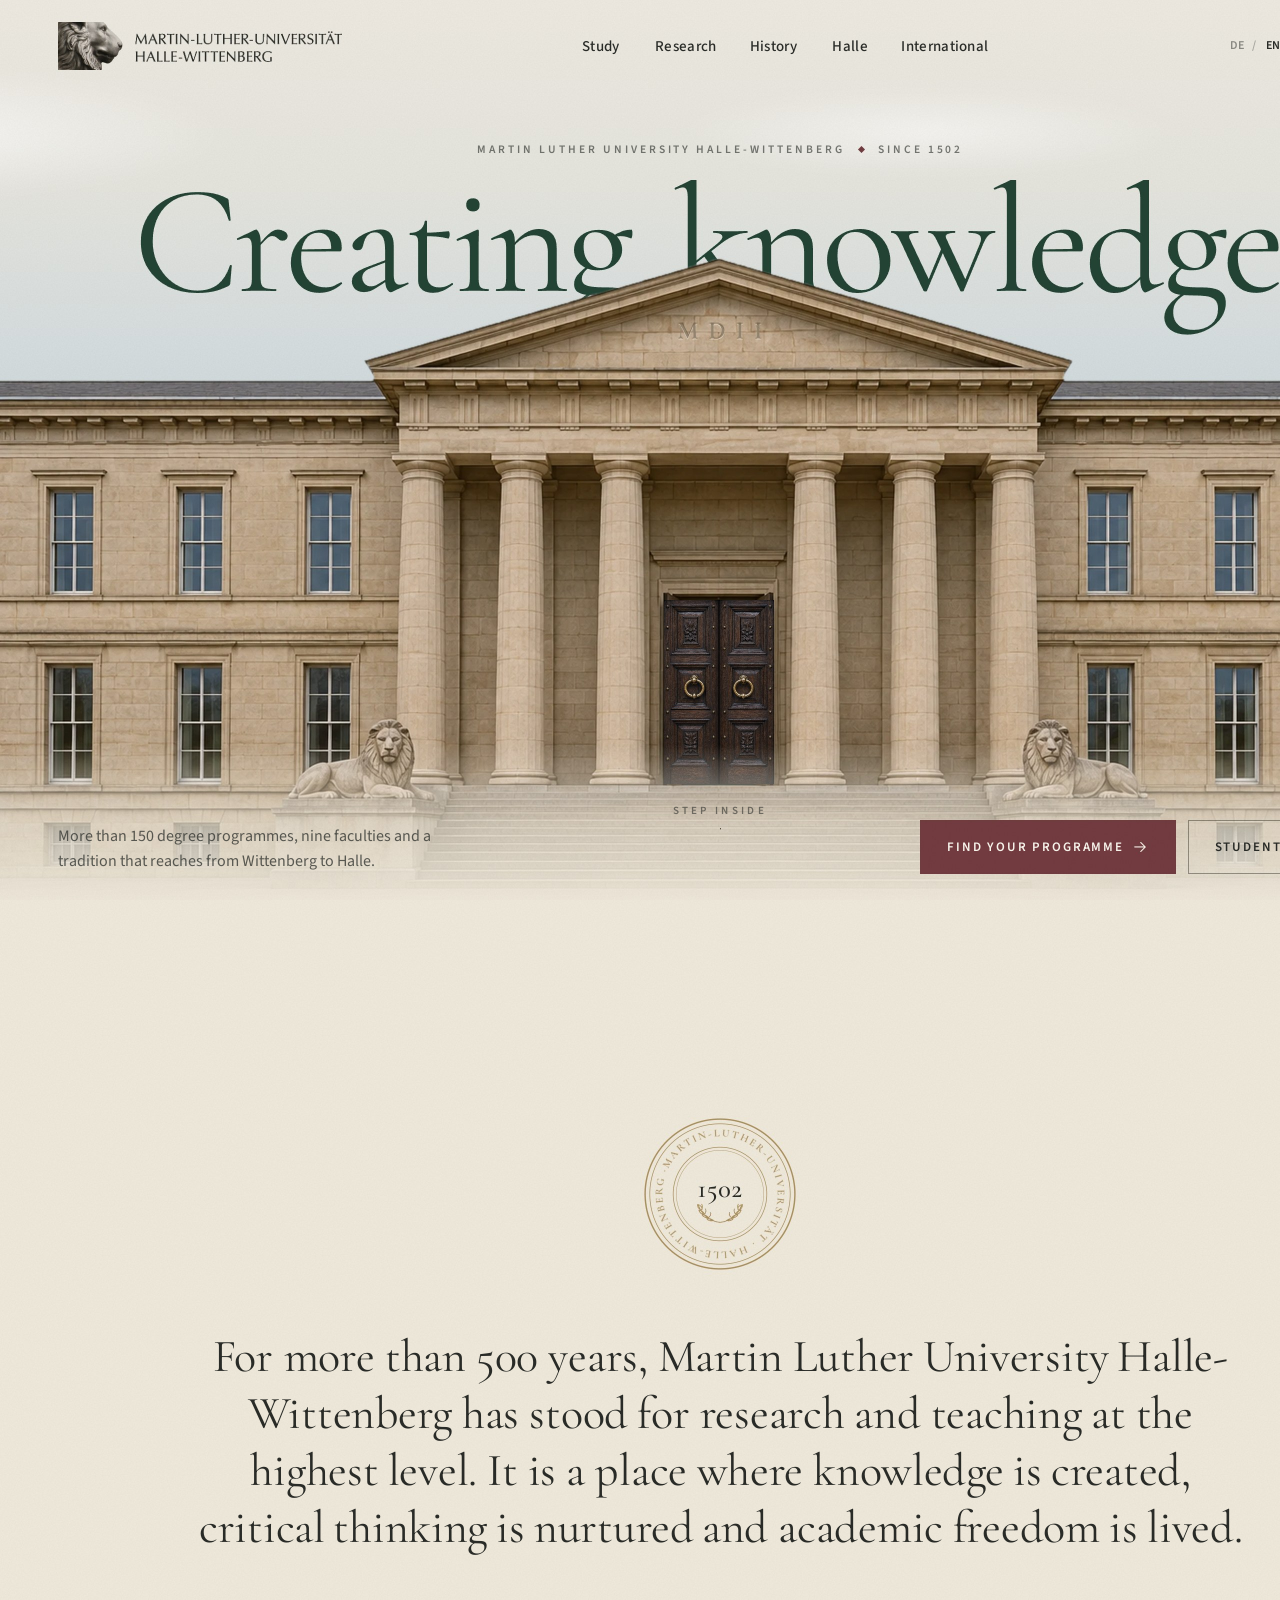
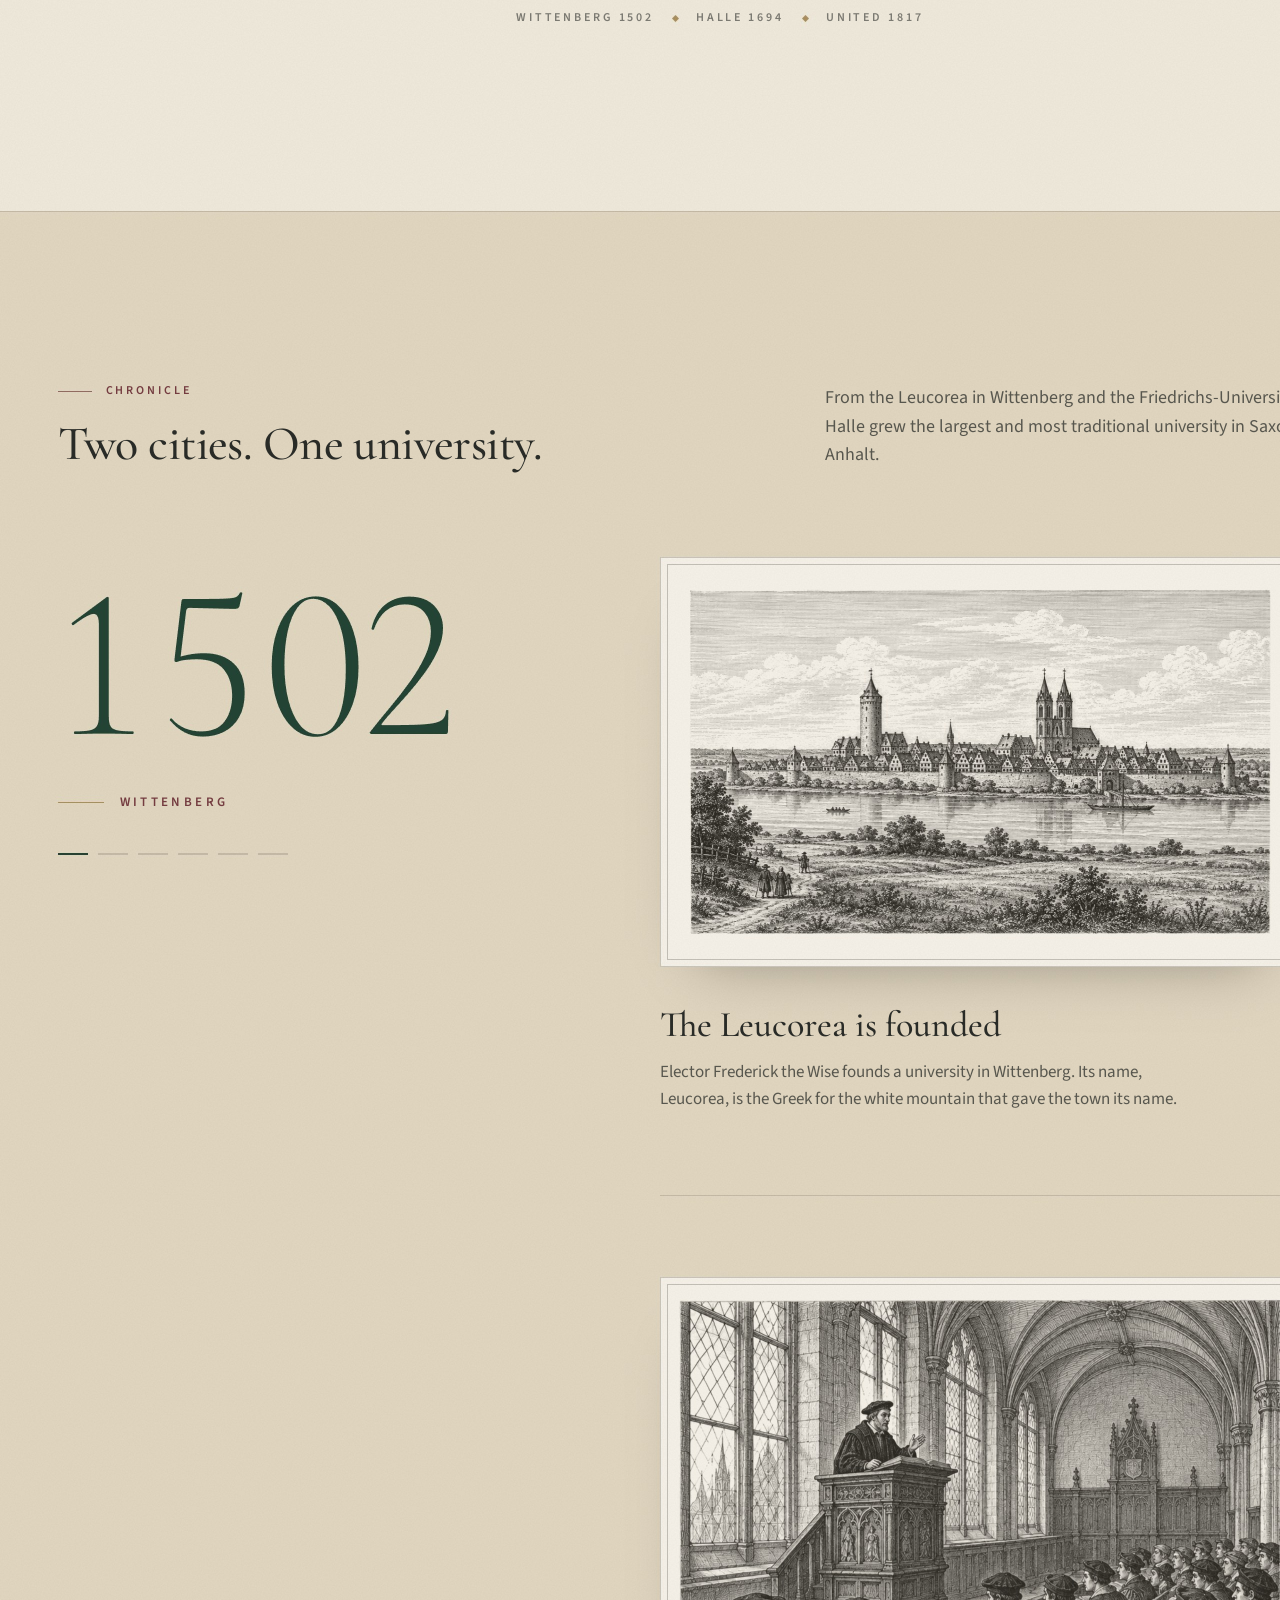
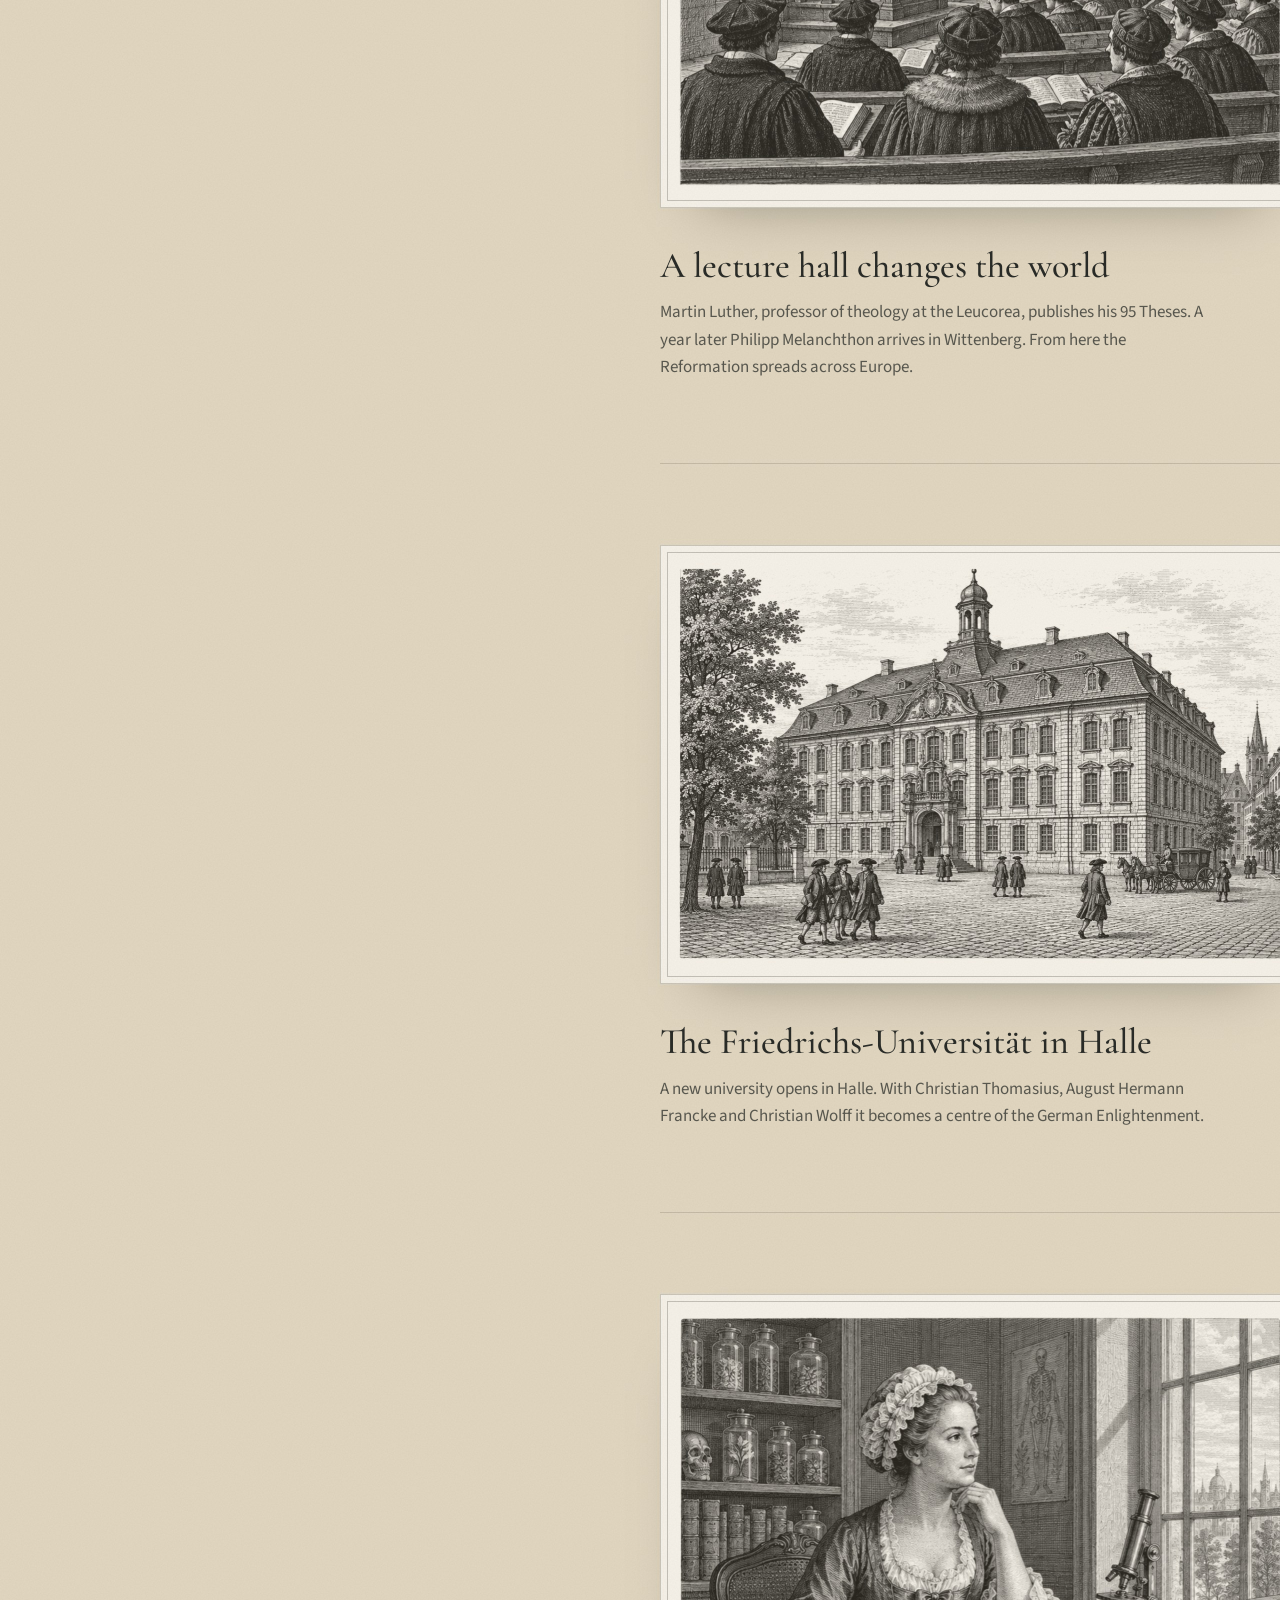
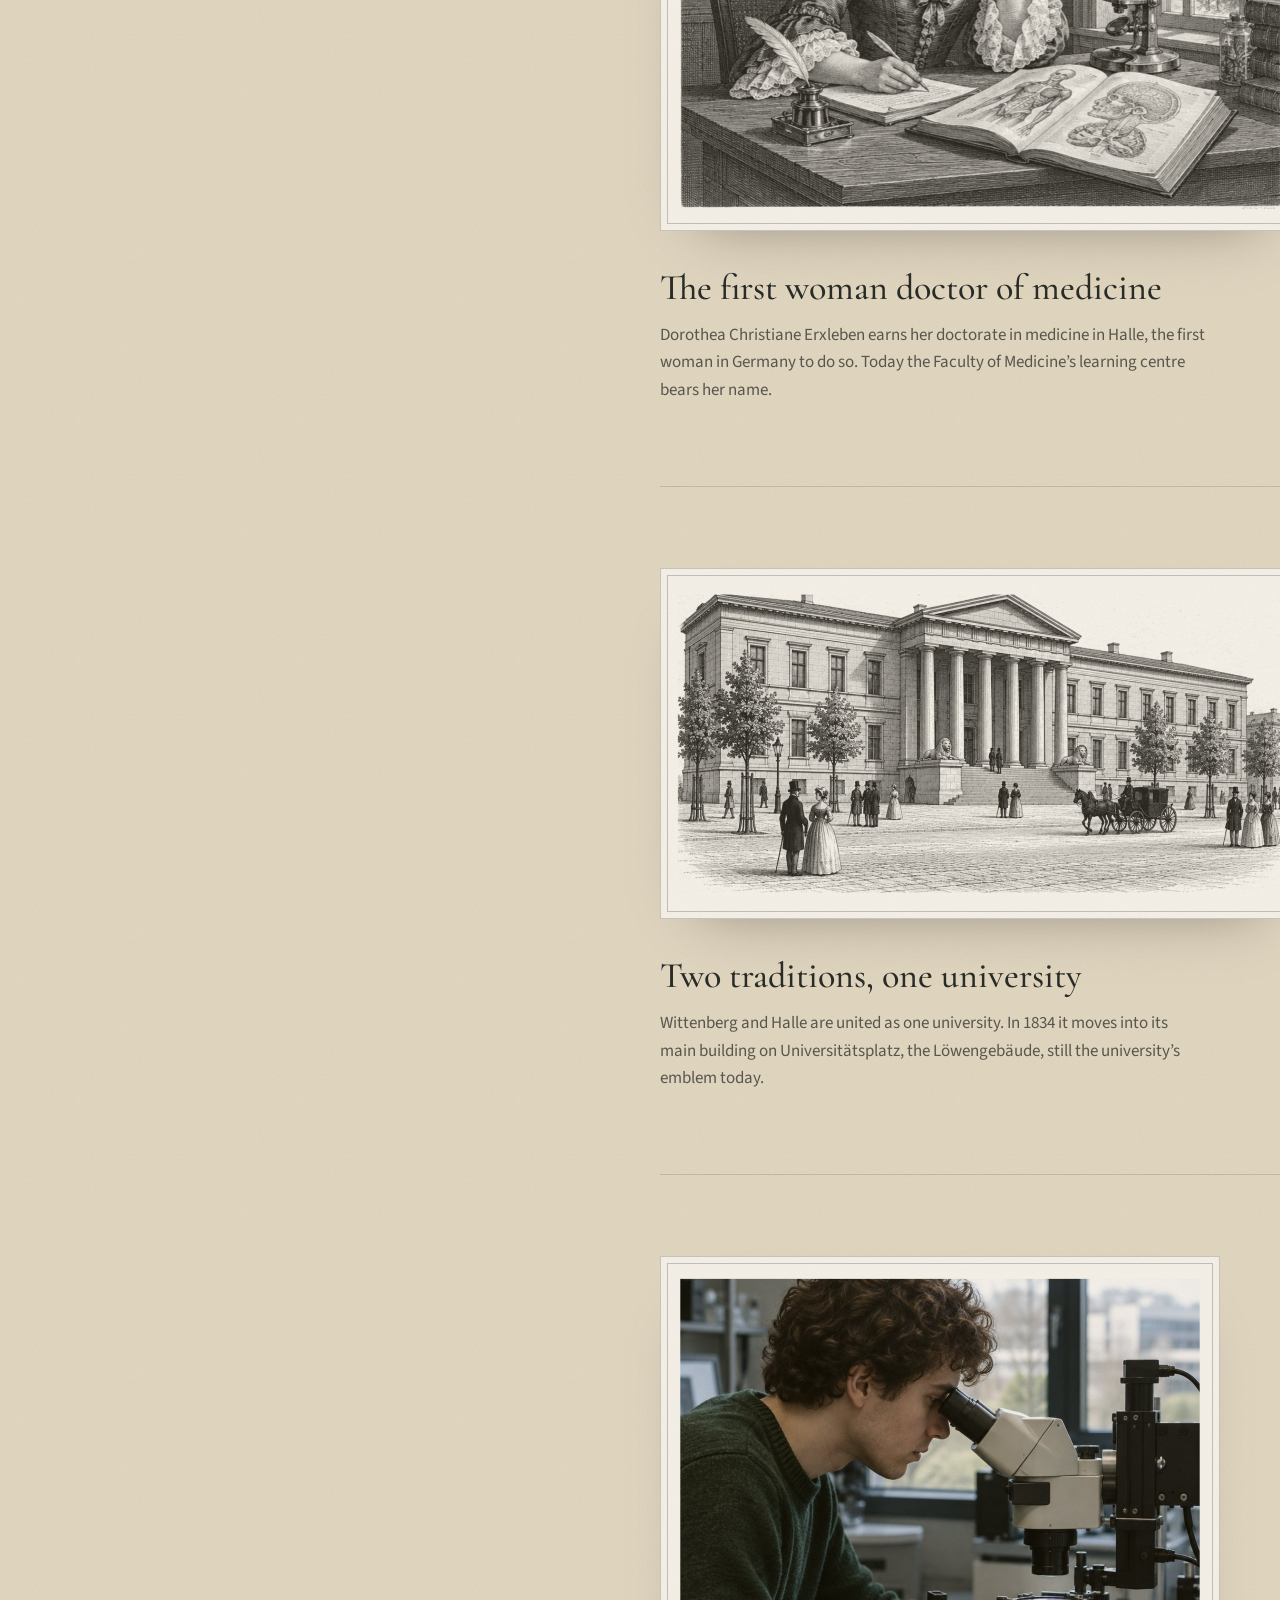
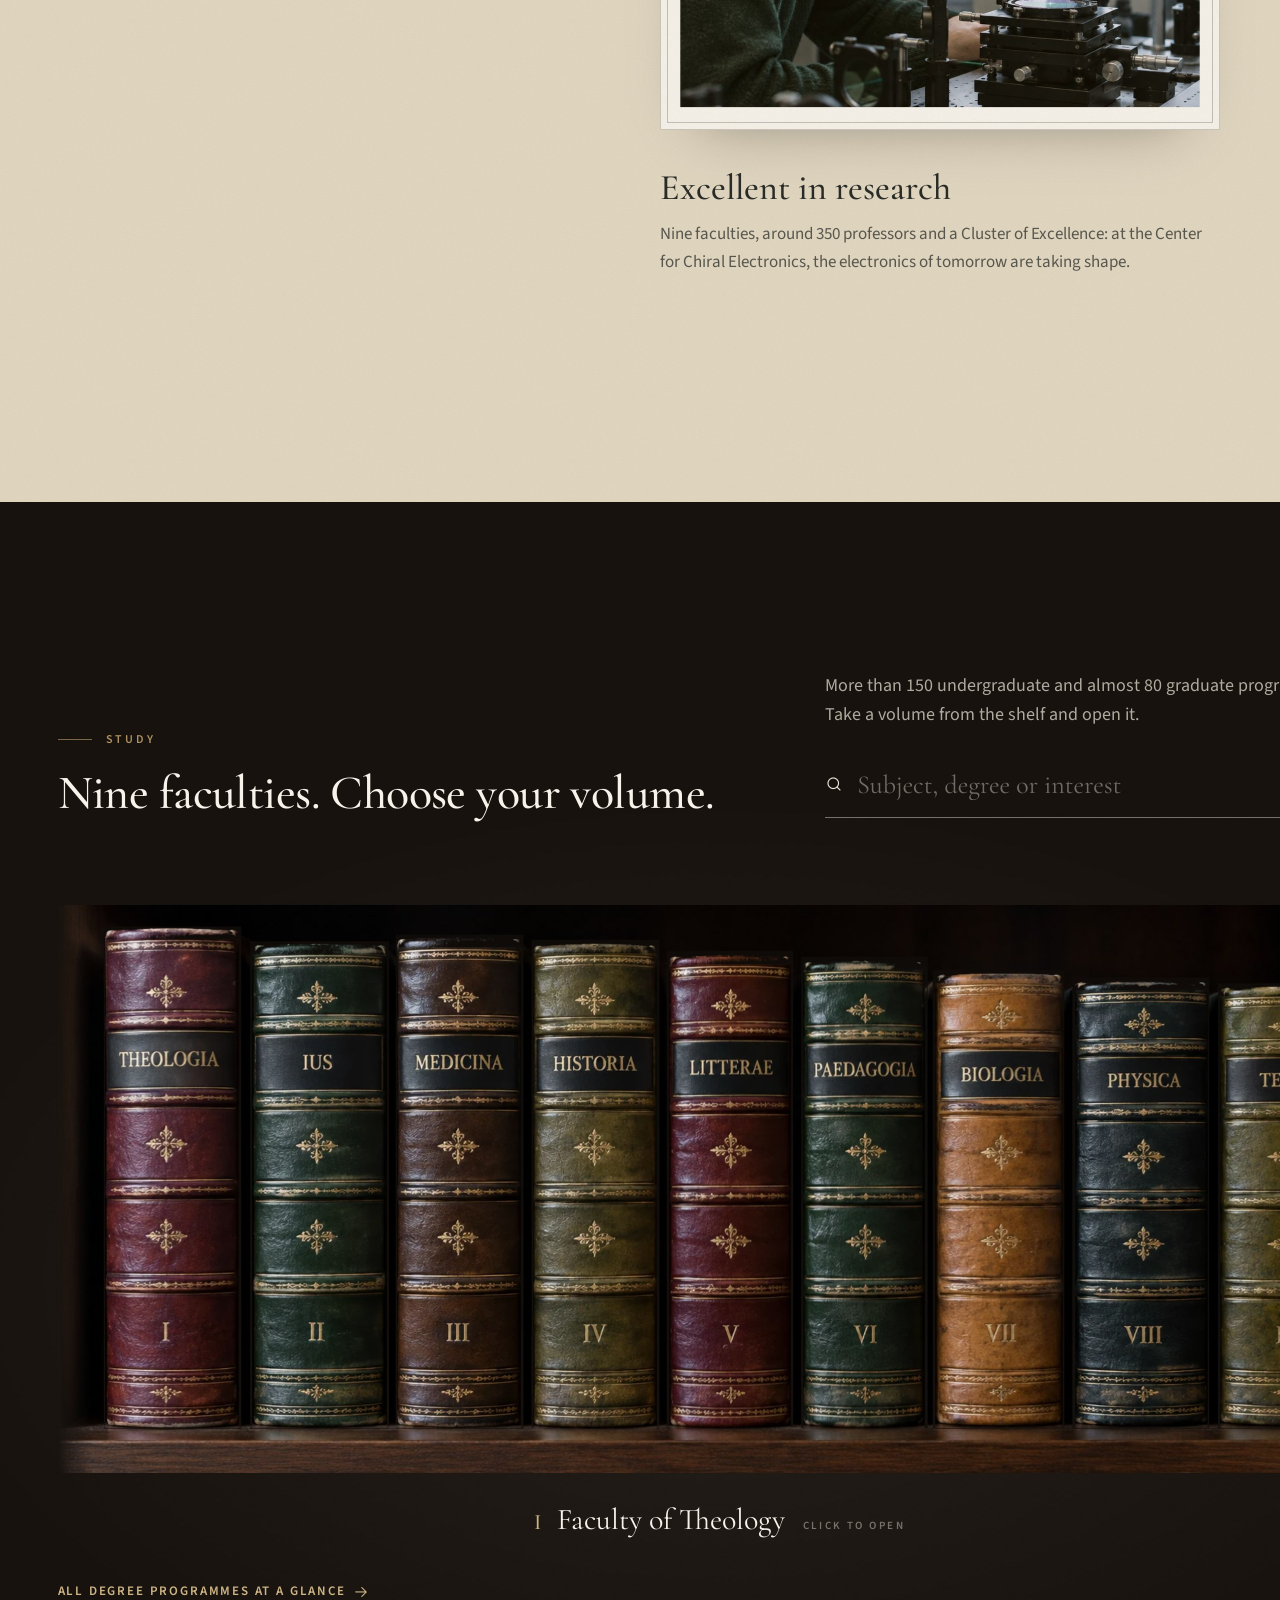
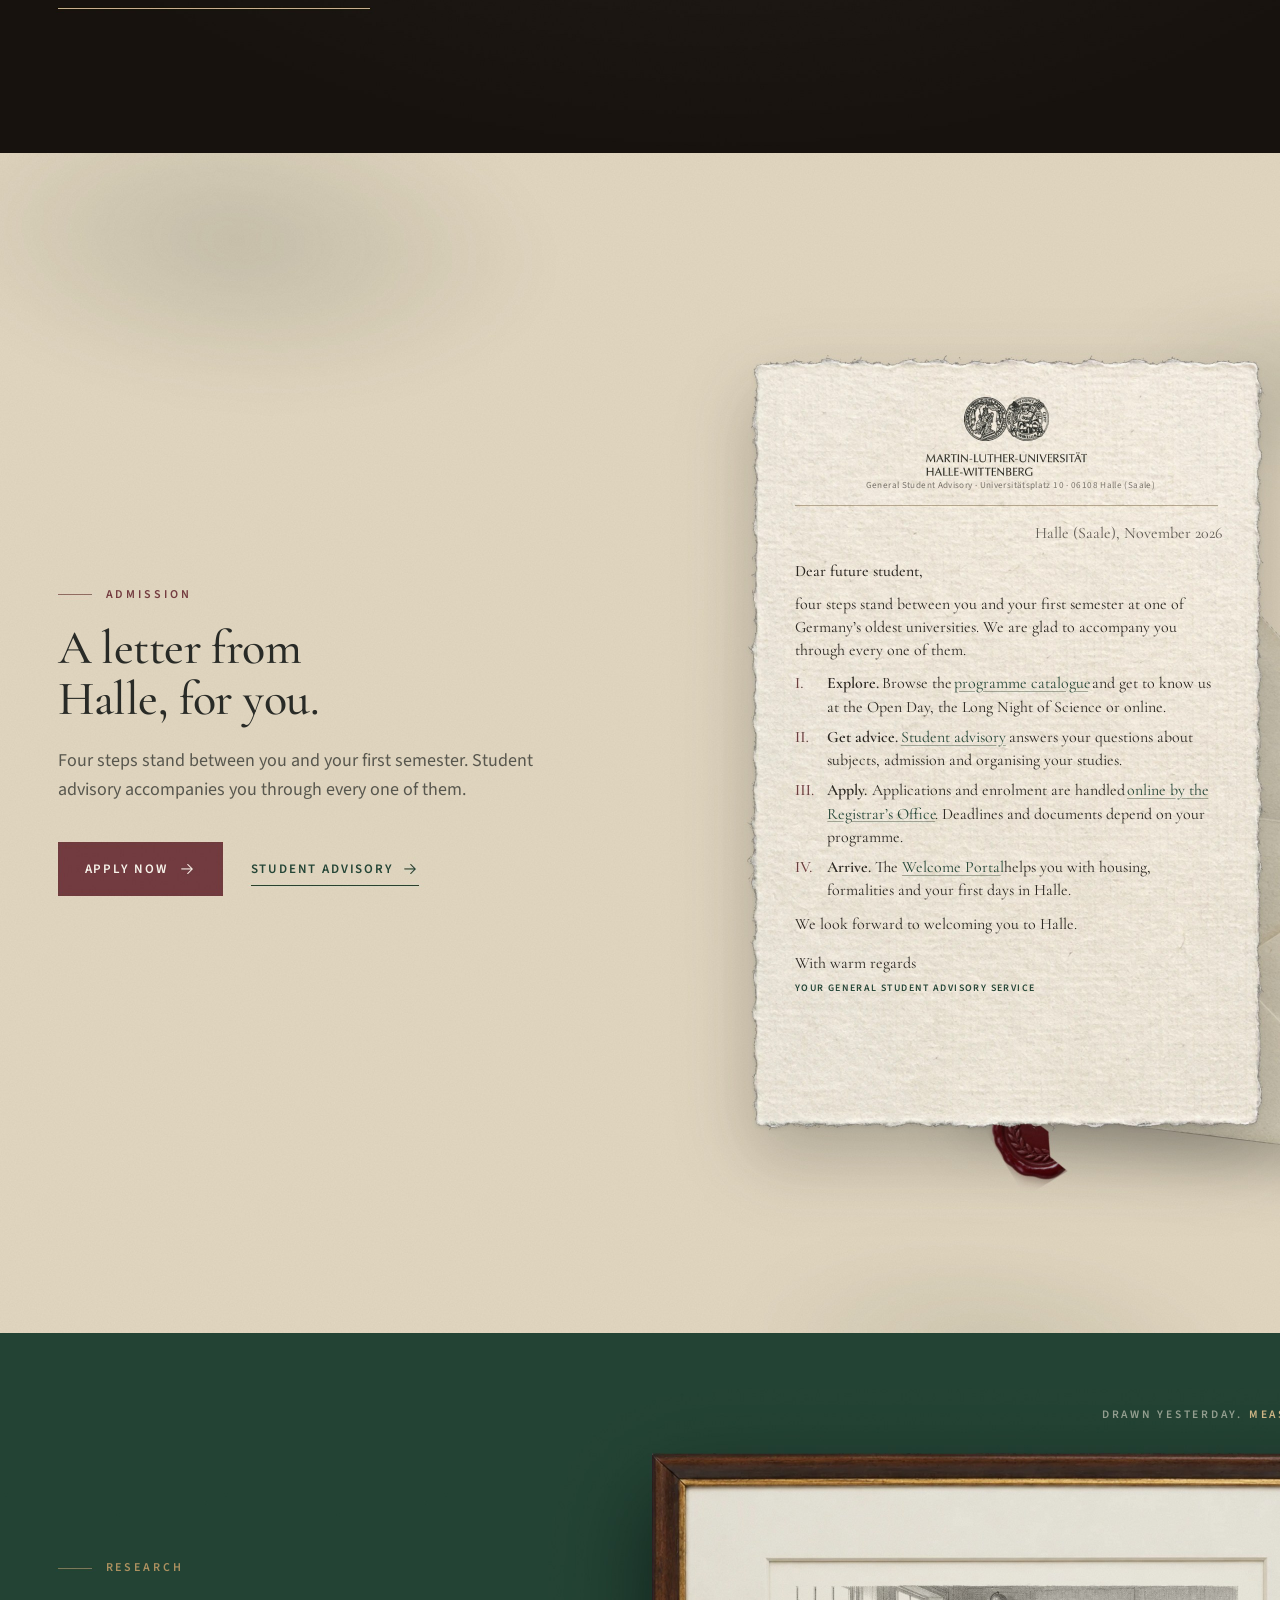
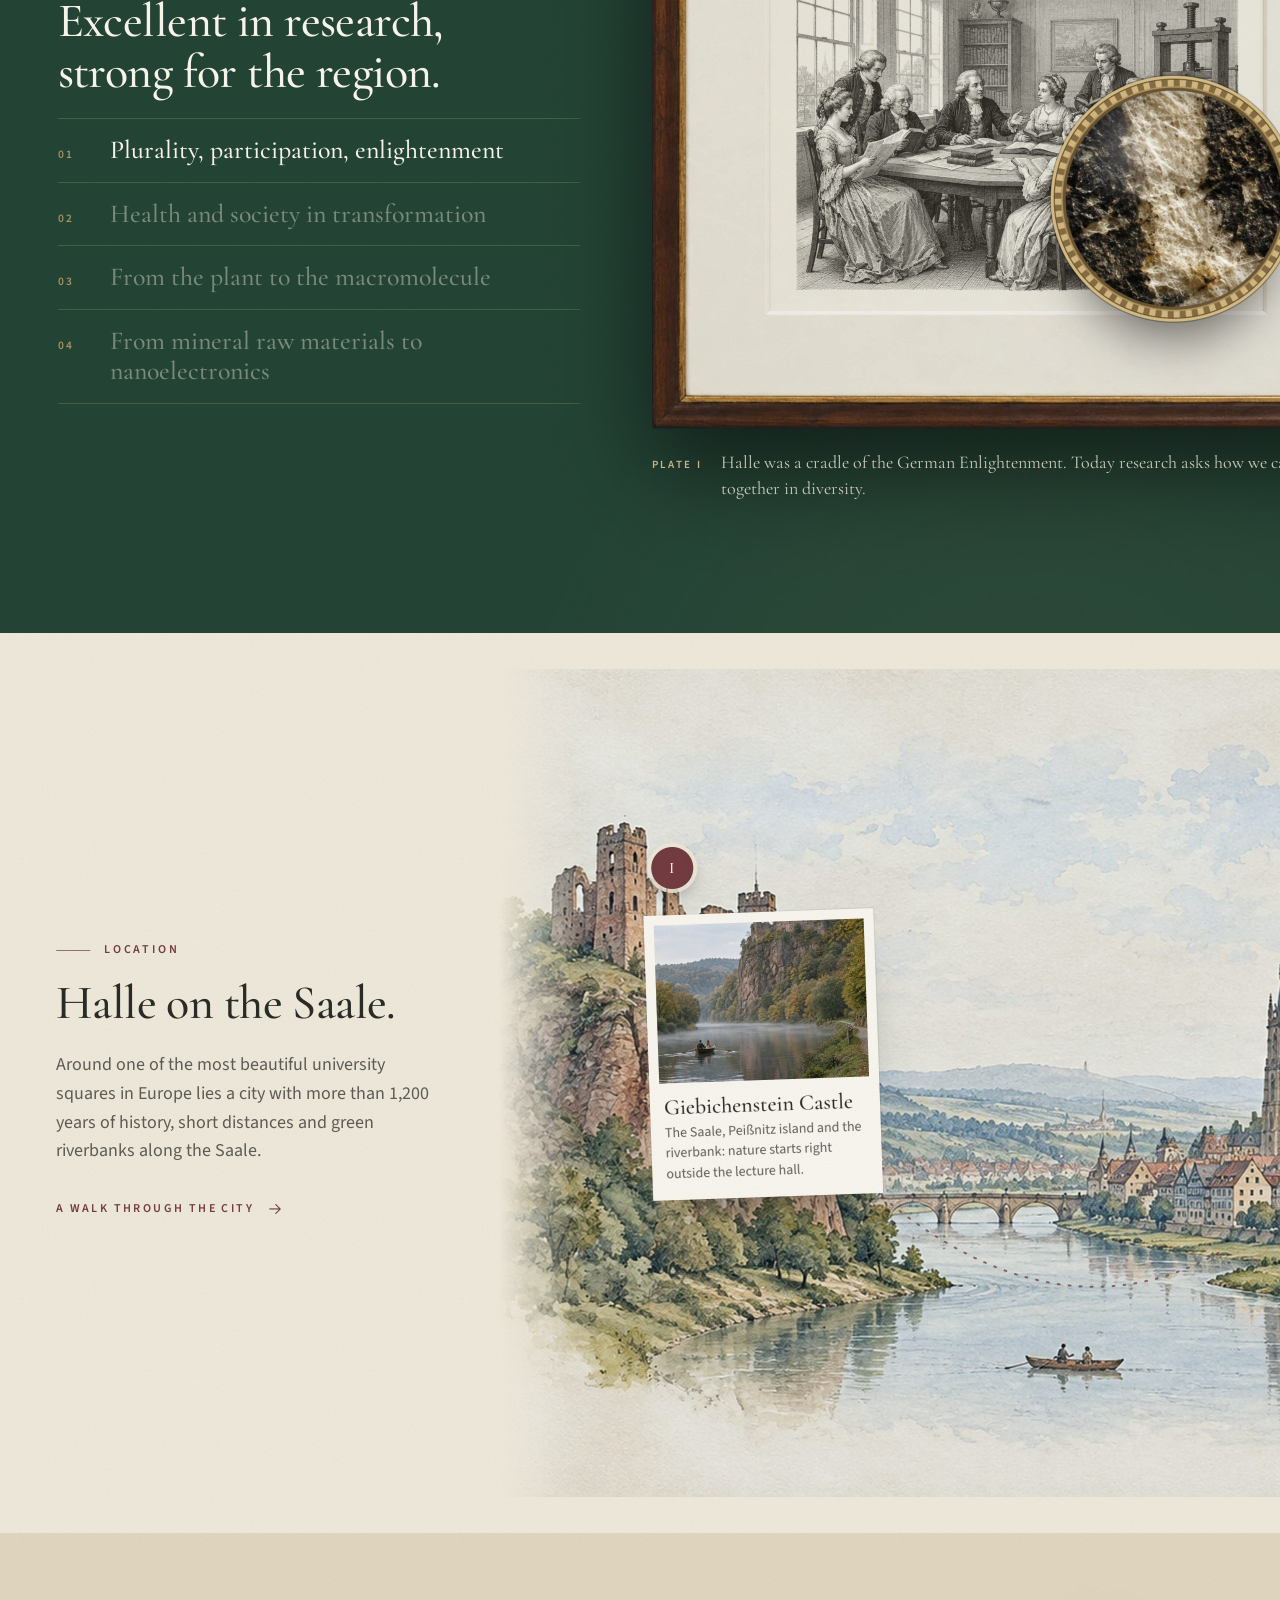
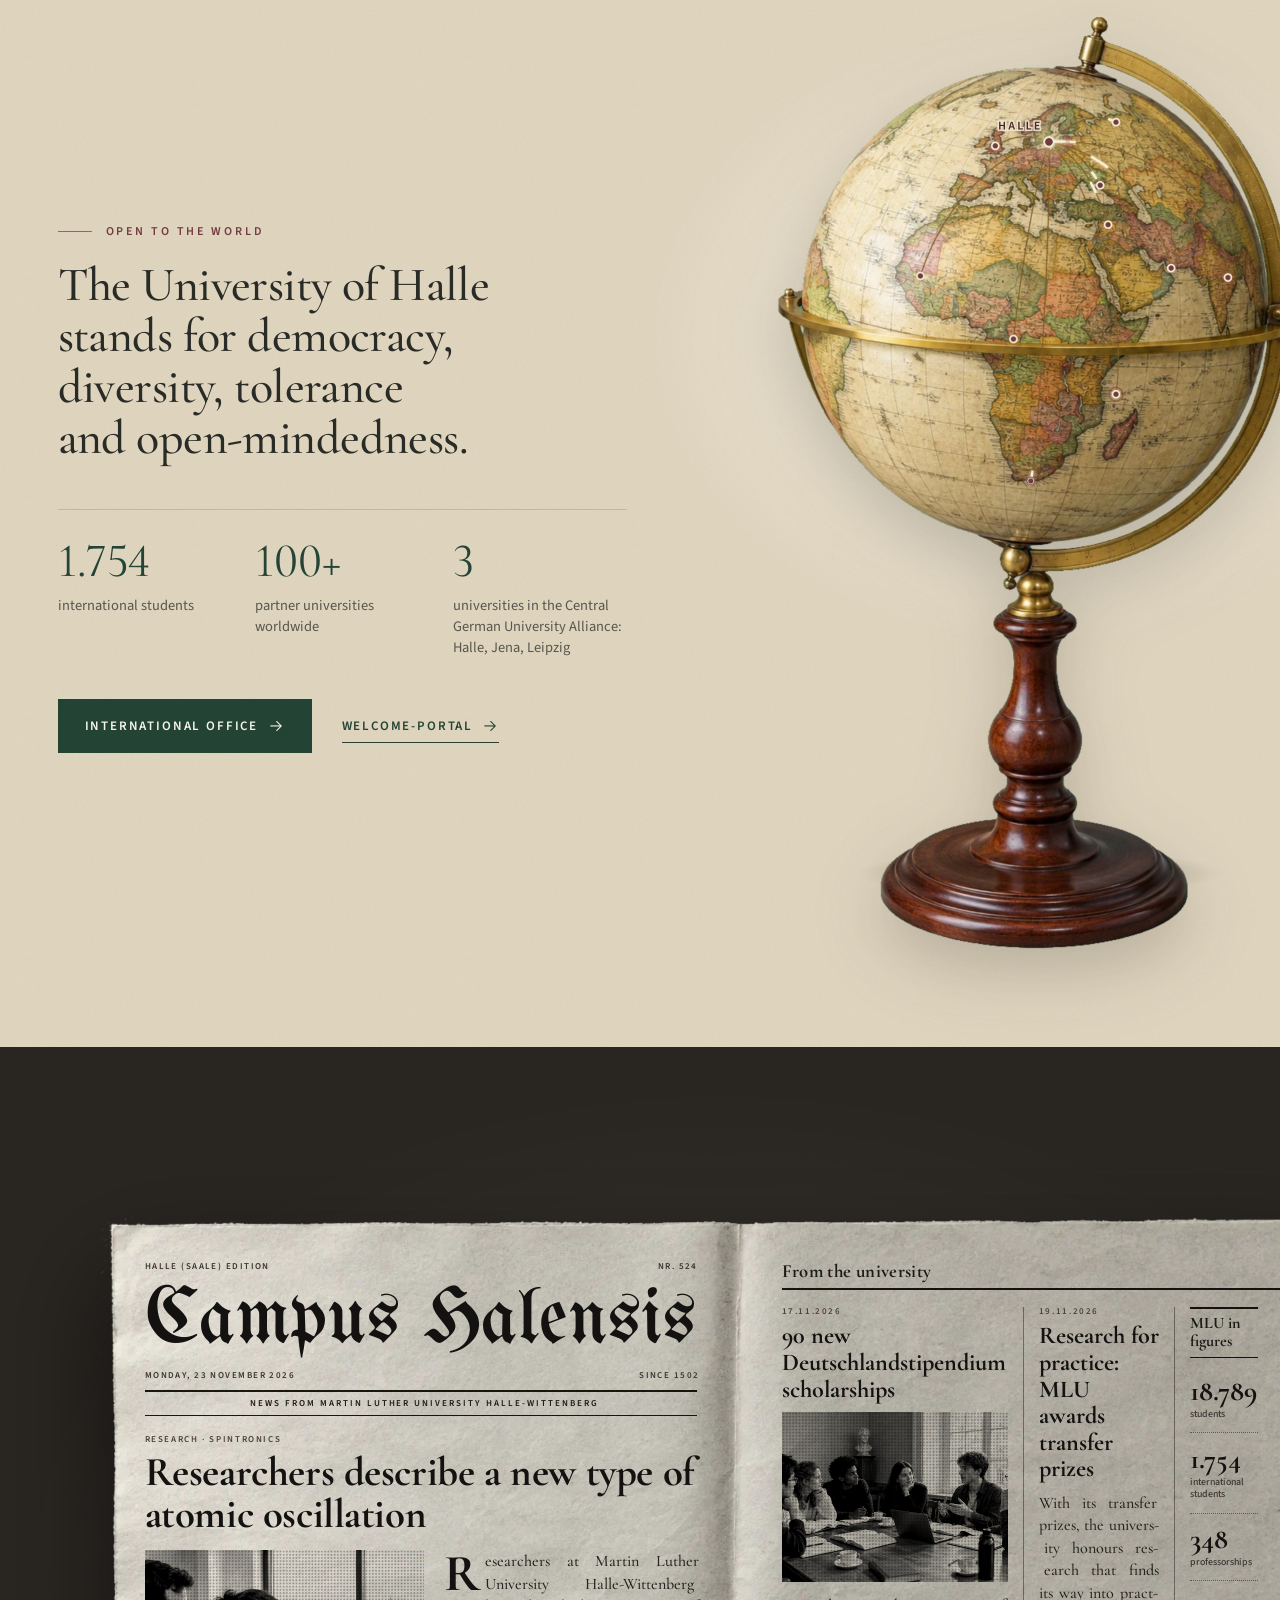
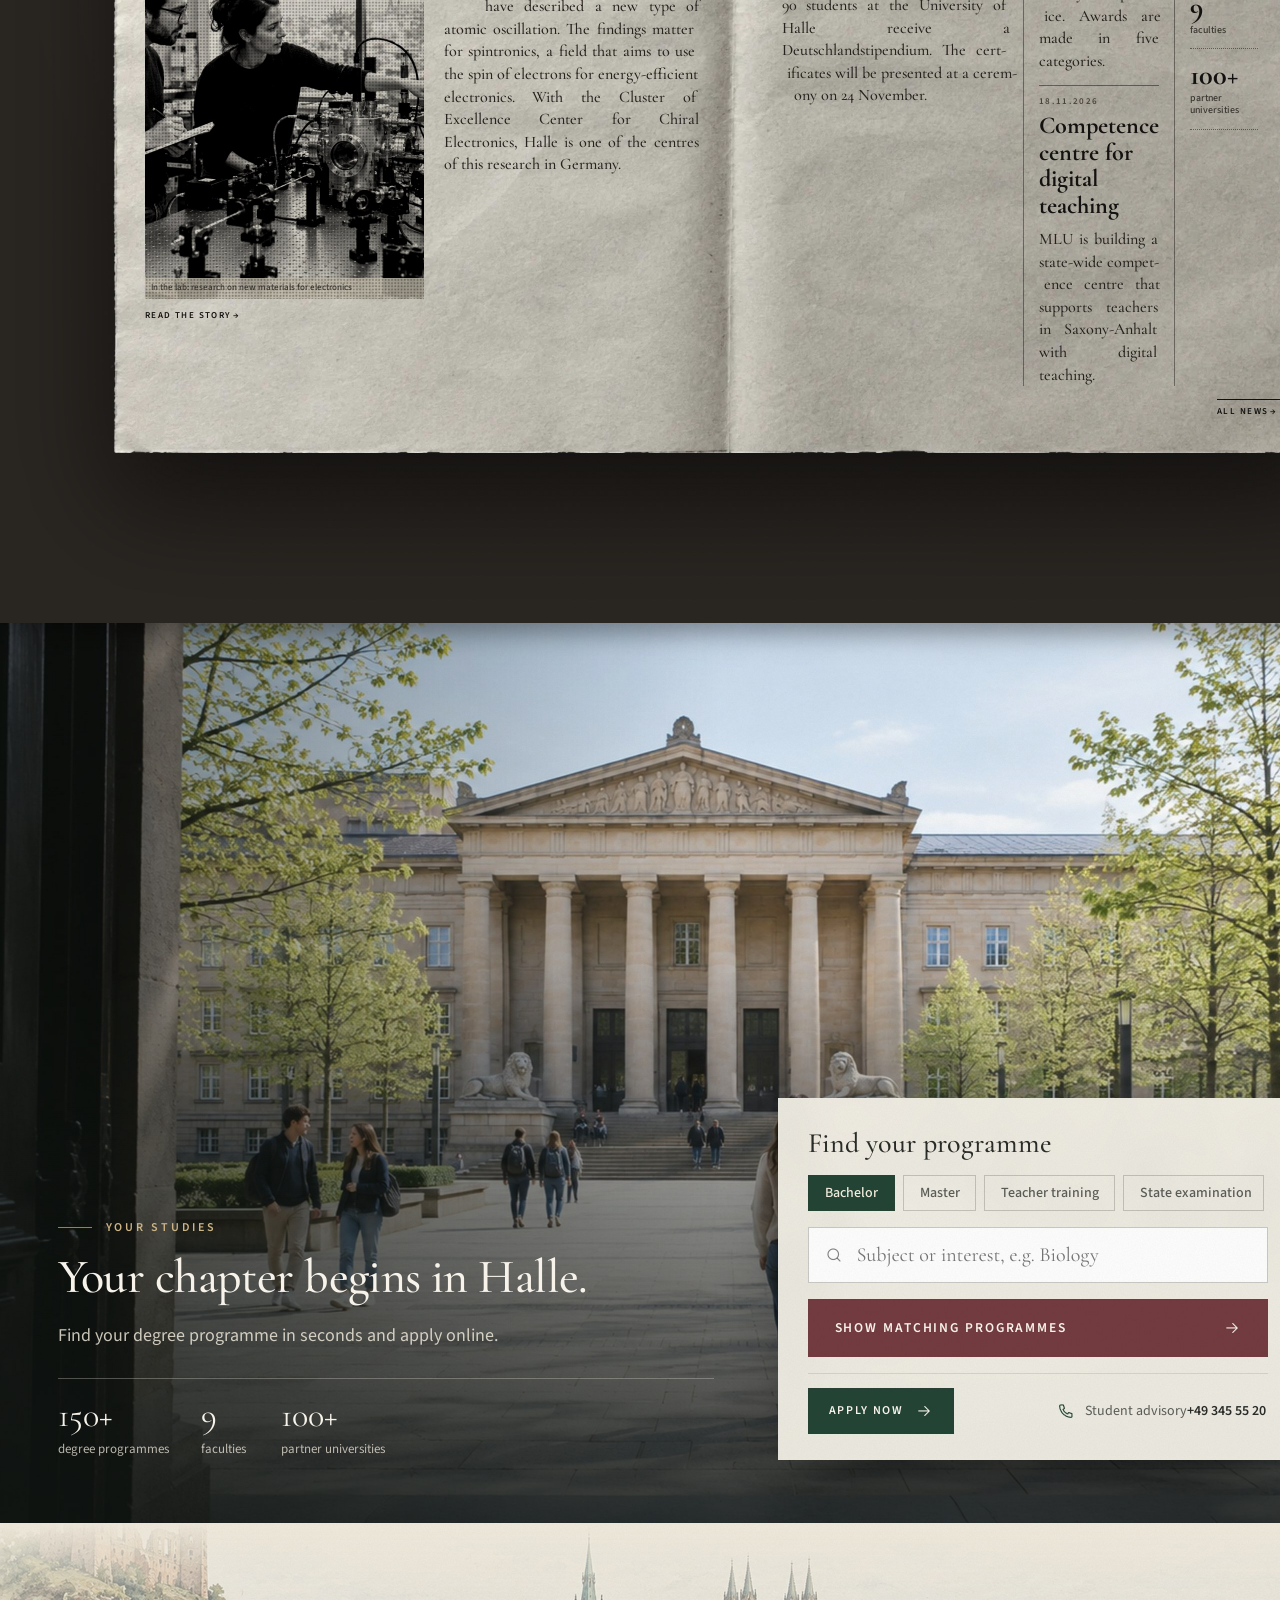
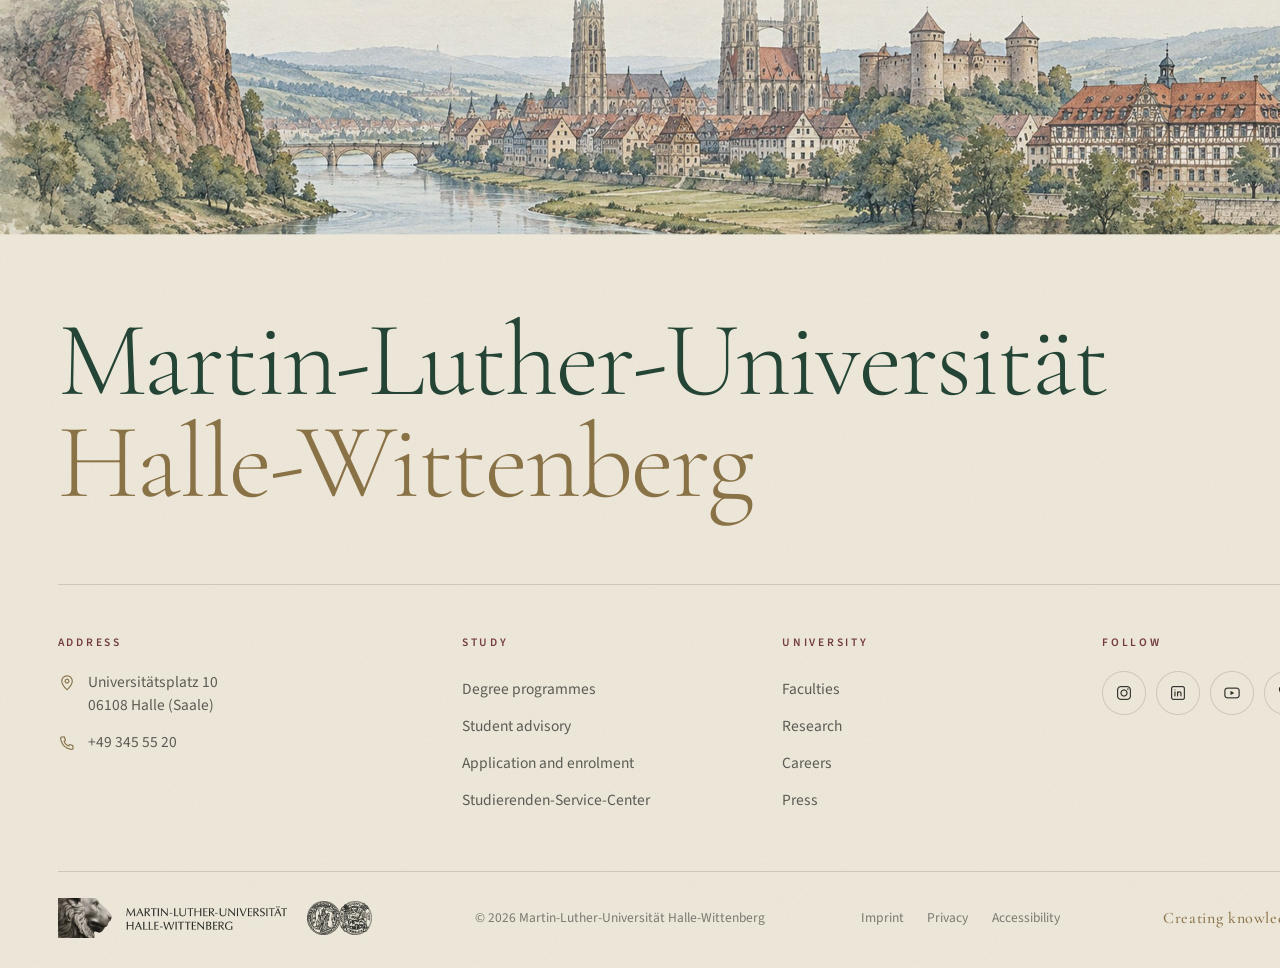
<file: figma.html>
<!doctype html>
<html lang="en">
<head>
<meta charset="utf-8">
<meta name="viewport" content="width=1440">
<title>MLU Halle-Wittenberg · Figma (EN)</title>
<link rel="preconnect" href="https://fonts.googleapis.com">
<link rel="preconnect" href="https://fonts.gstatic.com" crossorigin>
<link href="https://fonts.googleapis.com/css2?family=Cormorant+Garamond:wght@300;400;500;600;700&family=Source+Sans+3:wght@400;500;600&family=UnifrakturMaguntia&display=swap" rel="stylesheet">
<style>
html,body{margin:0;padding:0;background:#F1EBDD}
body{width:1440px;-webkit-font-smoothing:antialiased;text-rendering:optimizeLegibility}
.f{position:relative;display:block;width:1440px;overflow:hidden;margin:0;padding:0}
.f>img{position:absolute;left:0;top:0;display:block;width:1440px}
.t{position:absolute;margin:0;padding:0;white-space:pre;font-style:normal;font-kerning:normal}
</style>
</head>
<body>
<section class="f" data-name="hero" style="height:900px"><img src="figma/hero.jpg" width="1440" height="900" alt=""><div class="t" style="left:476.73px;top:140.98px;height:17px;line-height:17px;font-family:&quot;Source Sans 3&quot;, &quot;Source Sans Pro&quot;, system-ui, -apple-system, sans-serif;font-size:11.5px;font-weight:600;letter-spacing:2.99px;color:rgba(41,43,39,0.62);">MARTIN LUTHER UNIVERSITY HALLE-WITTENBERG</div><div class="t" style="left:877.58px;top:140.98px;height:17px;line-height:17px;font-family:&quot;Source Sans 3&quot;, &quot;Source Sans Pro&quot;, system-ui, -apple-system, sans-serif;font-size:11.5px;font-weight:600;letter-spacing:2.99px;color:rgba(41,43,39,0.62);">SINCE 1502</div><div class="t" style="left:57.59px;top:825.41px;height:22px;line-height:22px;font-family:&quot;Source Sans 3&quot;, &quot;Source Sans Pro&quot;, system-ui, -apple-system, sans-serif;font-size:16px;font-weight:400;letter-spacing:0px;color:rgba(41,43,39,0.74);">More than 150 degree programmes, nine faculties and a</div><div class="t" style="left:57.59px;top:850.2px;height:22px;line-height:22px;font-family:&quot;Source Sans 3&quot;, &quot;Source Sans Pro&quot;, system-ui, -apple-system, sans-serif;font-size:16px;font-weight:400;letter-spacing:0px;color:rgba(41,43,39,0.74);">tradition that reaches from Wittenberg to Halle.</div><div class="t" style="left:672.59px;top:803px;height:15px;line-height:15px;font-family:&quot;Source Sans 3&quot;, &quot;Source Sans Pro&quot;, system-ui, -apple-system, sans-serif;font-size:11px;font-weight:600;letter-spacing:3.3px;color:rgba(41,43,39,0.58);">STEP INSIDE</div><div class="t" style="left:947.23px;top:837.5px;height:18px;line-height:18px;font-family:&quot;Source Sans 3&quot;, &quot;Source Sans Pro&quot;, system-ui, -apple-system, sans-serif;font-size:13px;font-weight:600;letter-spacing:1.82px;color:rgba(247,243,234,1);">FIND YOUR PROGRAMME</div><div class="t" style="left:1214.66px;top:837.5px;height:18px;line-height:18px;font-family:&quot;Source Sans 3&quot;, &quot;Source Sans Pro&quot;, system-ui, -apple-system, sans-serif;font-size:13px;font-weight:600;letter-spacing:1.82px;color:rgba(41,43,39,1);">STUDENT ADVISORY</div><div class="t" style="left:582.2px;top:35.5px;height:21px;line-height:21px;font-family:&quot;Source Sans 3&quot;, &quot;Source Sans Pro&quot;, system-ui, -apple-system, sans-serif;font-size:15px;font-weight:500;letter-spacing:0.3px;color:rgba(41,43,39,1);">Study</div><div class="t" style="left:655.08px;top:35.5px;height:21px;line-height:21px;font-family:&quot;Source Sans 3&quot;, &quot;Source Sans Pro&quot;, system-ui, -apple-system, sans-serif;font-size:15px;font-weight:500;letter-spacing:0.3px;color:rgba(41,43,39,1);">Research</div><div class="t" style="left:749.89px;top:35.5px;height:21px;line-height:21px;font-family:&quot;Source Sans 3&quot;, &quot;Source Sans Pro&quot;, system-ui, -apple-system, sans-serif;font-size:15px;font-weight:500;letter-spacing:0.3px;color:rgba(41,43,39,1);">History</div><div class="t" style="left:832.44px;top:35.5px;height:21px;line-height:21px;font-family:&quot;Source Sans 3&quot;, &quot;Source Sans Pro&quot;, system-ui, -apple-system, sans-serif;font-size:15px;font-weight:500;letter-spacing:0.3px;color:rgba(41,43,39,1);">Halle</div><div class="t" style="left:901.42px;top:35.5px;height:21px;line-height:21px;font-family:&quot;Source Sans 3&quot;, &quot;Source Sans Pro&quot;, system-ui, -apple-system, sans-serif;font-size:15px;font-weight:500;letter-spacing:0.3px;color:rgba(41,43,39,1);">International</div><div class="t" style="left:1230.41px;top:37px;height:17px;line-height:17px;font-family:&quot;Source Sans 3&quot;, &quot;Source Sans Pro&quot;, system-ui, -apple-system, sans-serif;font-size:12px;font-weight:600;letter-spacing:0px;color:rgba(41,43,39,0.5);">DE</div><div class="t" style="left:1252.36px;top:37px;height:17px;line-height:17px;font-family:&quot;Source Sans 3&quot;, &quot;Source Sans Pro&quot;, system-ui, -apple-system, sans-serif;font-size:12px;font-weight:600;letter-spacing:1.44px;color:rgba(41,43,39,0.35);">/</div><div class="t" style="left:1265.94px;top:37px;height:17px;line-height:17px;font-family:&quot;Source Sans 3&quot;, &quot;Source Sans Pro&quot;, system-ui, -apple-system, sans-serif;font-size:12px;font-weight:600;letter-spacing:0px;color:rgba(41,43,39,1);">EN</div><div class="t" style="left:1323.28px;top:37px;height:17px;line-height:17px;font-family:&quot;Source Sans 3&quot;, &quot;Source Sans Pro&quot;, system-ui, -apple-system, sans-serif;font-size:12px;font-weight:600;letter-spacing:1.68px;color:rgba(247,243,234,1);">APPLY</div></section>
<section class="f" data-name="statement" style="height:911px"><img src="figma/statement.jpg" width="1440" height="911" alt=""><div class="t" style="left:212.69px;top:428px;height:56px;line-height:56px;font-family:&quot;Cormorant Garamond&quot;, Cormorant, Garamond, &quot;Times New Roman&quot;, serif;font-size:46px;font-weight:400;letter-spacing:-0.276px;color:rgba(41,43,39,1);">For</div><div class="t" style="left:283.56px;top:428px;height:56px;line-height:56px;font-family:&quot;Cormorant Garamond&quot;, Cormorant, Garamond, &quot;Times New Roman&quot;, serif;font-size:46px;font-weight:400;letter-spacing:-0.276px;color:rgba(41,43,39,1);">more</div><div class="t" style="left:385.06px;top:428px;height:56px;line-height:56px;font-family:&quot;Cormorant Garamond&quot;, Cormorant, Garamond, &quot;Times New Roman&quot;, serif;font-size:46px;font-weight:400;letter-spacing:-0.276px;color:rgba(41,43,39,1);">than</div><div class="t" style="left:476.05px;top:428px;height:56px;line-height:56px;font-family:&quot;Cormorant Garamond&quot;, Cormorant, Garamond, &quot;Times New Roman&quot;, serif;font-size:46px;font-weight:400;letter-spacing:-0.276px;color:rgba(41,43,39,1);">500</div><div class="t" style="left:548.42px;top:428px;height:56px;line-height:56px;font-family:&quot;Cormorant Garamond&quot;, Cormorant, Garamond, &quot;Times New Roman&quot;, serif;font-size:46px;font-weight:400;letter-spacing:-0.276px;color:rgba(41,43,39,1);">years,</div><div class="t" style="left:657.58px;top:428px;height:56px;line-height:56px;font-family:&quot;Cormorant Garamond&quot;, Cormorant, Garamond, &quot;Times New Roman&quot;, serif;font-size:46px;font-weight:400;letter-spacing:-0.276px;color:rgba(41,43,39,1);">Martin</div><div class="t" style="left:792.78px;top:428px;height:56px;line-height:56px;font-family:&quot;Cormorant Garamond&quot;, Cormorant, Garamond, &quot;Times New Roman&quot;, serif;font-size:46px;font-weight:400;letter-spacing:-0.276px;color:rgba(41,43,39,1);">Luther</div><div class="t" style="left:922.81px;top:428px;height:56px;line-height:56px;font-family:&quot;Cormorant Garamond&quot;, Cormorant, Garamond, &quot;Times New Roman&quot;, serif;font-size:46px;font-weight:400;letter-spacing:-0.276px;color:rgba(41,43,39,1);">University</div><div class="t" style="left:1117.36px;top:428px;height:56px;line-height:56px;font-family:&quot;Cormorant Garamond&quot;, Cormorant, Garamond, &quot;Times New Roman&quot;, serif;font-size:46px;font-weight:400;letter-spacing:-0.276px;color:rgba(41,43,39,1);">Halle-</div><div class="t" style="left:247.78px;top:485.03px;height:56px;line-height:56px;font-family:&quot;Cormorant Garamond&quot;, Cormorant, Garamond, &quot;Times New Roman&quot;, serif;font-size:46px;font-weight:400;letter-spacing:-0.276px;color:rgba(41,43,39,1);">Wittenberg</div><div class="t" style="left:461.88px;top:485.03px;height:56px;line-height:56px;font-family:&quot;Cormorant Garamond&quot;, Cormorant, Garamond, &quot;Times New Roman&quot;, serif;font-size:46px;font-weight:400;letter-spacing:-0.276px;color:rgba(41,43,39,1);">has</div><div class="t" style="left:529.33px;top:485.03px;height:56px;line-height:56px;font-family:&quot;Cormorant Garamond&quot;, Cormorant, Garamond, &quot;Times New Roman&quot;, serif;font-size:46px;font-weight:400;letter-spacing:-0.276px;color:rgba(41,43,39,1);">stood</div><div class="t" style="left:637.23px;top:485.03px;height:56px;line-height:56px;font-family:&quot;Cormorant Garamond&quot;, Cormorant, Garamond, &quot;Times New Roman&quot;, serif;font-size:46px;font-weight:400;letter-spacing:-0.276px;color:rgba(41,43,39,1);">for</div><div class="t" style="left:699.73px;top:485.03px;height:56px;line-height:56px;font-family:&quot;Cormorant Garamond&quot;, Cormorant, Garamond, &quot;Times New Roman&quot;, serif;font-size:46px;font-weight:400;letter-spacing:-0.276px;color:rgba(41,43,39,1);">research</div><div class="t" style="left:854.31px;top:485.03px;height:56px;line-height:56px;font-family:&quot;Cormorant Garamond&quot;, Cormorant, Garamond, &quot;Times New Roman&quot;, serif;font-size:46px;font-weight:400;letter-spacing:-0.276px;color:rgba(41,43,39,1);">and</div><div class="t" style="left:930.64px;top:485.03px;height:56px;line-height:56px;font-family:&quot;Cormorant Garamond&quot;, Cormorant, Garamond, &quot;Times New Roman&quot;, serif;font-size:46px;font-weight:400;letter-spacing:-0.276px;color:rgba(41,43,39,1);">teaching</div><div class="t" style="left:1090.95px;top:485.03px;height:56px;line-height:56px;font-family:&quot;Cormorant Garamond&quot;, Cormorant, Garamond, &quot;Times New Roman&quot;, serif;font-size:46px;font-weight:400;letter-spacing:-0.276px;color:rgba(41,43,39,1);">at</div><div class="t" style="left:1135.77px;top:485.03px;height:56px;line-height:56px;font-family:&quot;Cormorant Garamond&quot;, Cormorant, Garamond, &quot;Times New Roman&quot;, serif;font-size:46px;font-weight:400;letter-spacing:-0.276px;color:rgba(41,43,39,1);">the</div><div class="t" style="left:250.45px;top:542.06px;height:56px;line-height:56px;font-family:&quot;Cormorant Garamond&quot;, Cormorant, Garamond, &quot;Times New Roman&quot;, serif;font-size:46px;font-weight:400;letter-spacing:-0.276px;color:rgba(41,43,39,1);">highest</div><div class="t" style="left:387.78px;top:542.06px;height:56px;line-height:56px;font-family:&quot;Cormorant Garamond&quot;, Cormorant, Garamond, &quot;Times New Roman&quot;, serif;font-size:46px;font-weight:400;letter-spacing:-0.276px;color:rgba(41,43,39,1);">level.</div><div class="t" style="left:486.97px;top:542.06px;height:56px;line-height:56px;font-family:&quot;Cormorant Garamond&quot;, Cormorant, Garamond, &quot;Times New Roman&quot;, serif;font-size:46px;font-weight:400;letter-spacing:-0.276px;color:rgba(41,43,39,1);">It</div><div class="t" style="left:527.78px;top:542.06px;height:56px;line-height:56px;font-family:&quot;Cormorant Garamond&quot;, Cormorant, Garamond, &quot;Times New Roman&quot;, serif;font-size:46px;font-weight:400;letter-spacing:-0.276px;color:rgba(41,43,39,1);">is</div><div class="t" style="left:565.81px;top:542.06px;height:56px;line-height:56px;font-family:&quot;Cormorant Garamond&quot;, Cormorant, Garamond, &quot;Times New Roman&quot;, serif;font-size:46px;font-weight:400;letter-spacing:-0.276px;color:rgba(41,43,39,1);">a</div><div class="t" style="left:595.34px;top:542.06px;height:56px;line-height:56px;font-family:&quot;Cormorant Garamond&quot;, Cormorant, Garamond, &quot;Times New Roman&quot;, serif;font-size:46px;font-weight:400;letter-spacing:-0.276px;color:rgba(41,43,39,1);">place</div><div class="t" style="left:696.5px;top:542.06px;height:56px;line-height:56px;font-family:&quot;Cormorant Garamond&quot;, Cormorant, Garamond, &quot;Times New Roman&quot;, serif;font-size:46px;font-weight:400;letter-spacing:-0.276px;color:rgba(41,43,39,1);">where</div><div class="t" style="left:813.09px;top:542.06px;height:56px;line-height:56px;font-family:&quot;Cormorant Garamond&quot;, Cormorant, Garamond, &quot;Times New Roman&quot;, serif;font-size:46px;font-weight:400;letter-spacing:-0.276px;color:rgba(41,43,39,1);">knowledge</div><div class="t" style="left:1013.02px;top:542.06px;height:56px;line-height:56px;font-family:&quot;Cormorant Garamond&quot;, Cormorant, Garamond, &quot;Times New Roman&quot;, serif;font-size:46px;font-weight:400;letter-spacing:-0.276px;color:rgba(41,43,39,1);">is</div><div class="t" style="left:1051.05px;top:542.06px;height:56px;line-height:56px;font-family:&quot;Cormorant Garamond&quot;, Cormorant, Garamond, &quot;Times New Roman&quot;, serif;font-size:46px;font-weight:400;letter-spacing:-0.276px;color:rgba(41,43,39,1);">created,</div><div class="t" style="left:198.98px;top:599.09px;height:56px;line-height:56px;font-family:&quot;Cormorant Garamond&quot;, Cormorant, Garamond, &quot;Times New Roman&quot;, serif;font-size:46px;font-weight:400;letter-spacing:-0.276px;color:rgba(41,43,39,1);">critical</div><div class="t" style="left:333.38px;top:599.09px;height:56px;line-height:56px;font-family:&quot;Cormorant Garamond&quot;, Cormorant, Garamond, &quot;Times New Roman&quot;, serif;font-size:46px;font-weight:400;letter-spacing:-0.276px;color:rgba(41,43,39,1);">thinking</div><div class="t" style="left:495.91px;top:599.09px;height:56px;line-height:56px;font-family:&quot;Cormorant Garamond&quot;, Cormorant, Garamond, &quot;Times New Roman&quot;, serif;font-size:46px;font-weight:400;letter-spacing:-0.276px;color:rgba(41,43,39,1);">is</div><div class="t" style="left:533.94px;top:599.09px;height:56px;line-height:56px;font-family:&quot;Cormorant Garamond&quot;, Cormorant, Garamond, &quot;Times New Roman&quot;, serif;font-size:46px;font-weight:400;letter-spacing:-0.276px;color:rgba(41,43,39,1);">nurtured</div><div class="t" style="left:701.91px;top:599.09px;height:56px;line-height:56px;font-family:&quot;Cormorant Garamond&quot;, Cormorant, Garamond, &quot;Times New Roman&quot;, serif;font-size:46px;font-weight:400;letter-spacing:-0.276px;color:rgba(41,43,39,1);">and</div><div class="t" style="left:778.23px;top:599.09px;height:56px;line-height:56px;font-family:&quot;Cormorant Garamond&quot;, Cormorant, Garamond, &quot;Times New Roman&quot;, serif;font-size:46px;font-weight:400;letter-spacing:-0.276px;color:rgba(41,43,39,1);">academic</div><div class="t" style="left:952.63px;top:599.09px;height:56px;line-height:56px;font-family:&quot;Cormorant Garamond&quot;, Cormorant, Garamond, &quot;Times New Roman&quot;, serif;font-size:46px;font-weight:400;letter-spacing:-0.276px;color:rgba(41,43,39,1);">freedom</div><div class="t" style="left:1109.09px;top:599.09px;height:56px;line-height:56px;font-family:&quot;Cormorant Garamond&quot;, Cormorant, Garamond, &quot;Times New Roman&quot;, serif;font-size:46px;font-weight:400;letter-spacing:-0.276px;color:rgba(41,43,39,1);">is</div><div class="t" style="left:1147.13px;top:599.09px;height:56px;line-height:56px;font-family:&quot;Cormorant Garamond&quot;, Cormorant, Garamond, &quot;Times New Roman&quot;, serif;font-size:46px;font-weight:400;letter-spacing:-0.276px;color:rgba(41,43,39,1);">lived.</div><div class="t" style="left:515.91px;top:709.13px;height:17px;line-height:17px;font-family:&quot;Source Sans 3&quot;, &quot;Source Sans Pro&quot;, system-ui, -apple-system, sans-serif;font-size:12px;font-weight:600;letter-spacing:2.88px;color:rgba(41,43,39,0.58);">WITTENBERG 1502</div><div class="t" style="left:695.8px;top:709.13px;height:17px;line-height:17px;font-family:&quot;Source Sans 3&quot;, &quot;Source Sans Pro&quot;, system-ui, -apple-system, sans-serif;font-size:12px;font-weight:600;letter-spacing:2.88px;color:rgba(41,43,39,0.58);">HALLE 1694</div><div class="t" style="left:825.77px;top:709.13px;height:17px;line-height:17px;font-family:&quot;Source Sans 3&quot;, &quot;Source Sans Pro&quot;, system-ui, -apple-system, sans-serif;font-size:12px;font-weight:600;letter-spacing:2.88px;color:rgba(41,43,39,0.58);">UNITED 1817</div></section>
<section class="f" data-name="chronik" style="height:5091px"><img src="figma/chronik.jpg" width="1440" height="5091" alt=""><div class="t" style="left:105.59px;top:171.31px;height:17px;line-height:17px;font-family:&quot;Source Sans 3&quot;, &quot;Source Sans Pro&quot;, system-ui, -apple-system, sans-serif;font-size:12px;font-weight:600;letter-spacing:2.88px;color:rgba(116,60,64,1);">CHRONICLE</div><div class="t" style="left:57.59px;top:204.31px;height:58px;line-height:58px;font-family:&quot;Cormorant Garamond&quot;, Cormorant, Garamond, &quot;Times New Roman&quot;, serif;font-size:48px;font-weight:500;letter-spacing:-0.576px;color:rgba(41,43,39,1);">Two cities. One university.</div><div class="t" style="left:825.11px;top:173.8px;height:25px;line-height:25px;font-family:&quot;Source Sans 3&quot;, &quot;Source Sans Pro&quot;, system-ui, -apple-system, sans-serif;font-size:18px;font-weight:400;letter-spacing:0px;color:rgba(41,43,39,0.74);">From the Leucorea in Wittenberg and the Friedrichs-Universität in</div><div class="t" style="left:825.11px;top:202.59px;height:25px;line-height:25px;font-family:&quot;Source Sans 3&quot;, &quot;Source Sans Pro&quot;, system-ui, -apple-system, sans-serif;font-size:18px;font-weight:400;letter-spacing:0px;color:rgba(41,43,39,0.74);">Halle grew the largest and most traditional university in Saxony-</div><div class="t" style="left:825.11px;top:231.39px;height:25px;line-height:25px;font-family:&quot;Source Sans 3&quot;, &quot;Source Sans Pro&quot;, system-ui, -apple-system, sans-serif;font-size:18px;font-weight:400;letter-spacing:0px;color:rgba(41,43,39,0.74);">Anhalt.</div><div class="t" style="left:119.59px;top:582.08px;height:18px;line-height:18px;font-family:&quot;Source Sans 3&quot;, &quot;Source Sans Pro&quot;, system-ui, -apple-system, sans-serif;font-size:13px;font-weight:600;letter-spacing:3.38px;color:rgba(116,60,64,1);">WITTENBERG</div><div class="t" style="left:659.98px;top:792px;height:43px;line-height:43px;font-family:&quot;Cormorant Garamond&quot;, Cormorant, Garamond, &quot;Times New Roman&quot;, serif;font-size:36px;font-weight:500;letter-spacing:0px;color:rgba(41,43,39,1);">The Leucorea is founded</div><div class="t" style="left:659.98px;top:848.59px;height:24px;line-height:24px;font-family:&quot;Source Sans 3&quot;, &quot;Source Sans Pro&quot;, system-ui, -apple-system, sans-serif;font-size:17px;font-weight:400;letter-spacing:0px;color:rgba(41,43,39,0.74);">Elector Frederick the Wise founds a university in Wittenberg. Its name,</div><div class="t" style="left:659.98px;top:876.13px;height:24px;line-height:24px;font-family:&quot;Source Sans 3&quot;, &quot;Source Sans Pro&quot;, system-ui, -apple-system, sans-serif;font-size:17px;font-weight:400;letter-spacing:0px;color:rgba(41,43,39,0.74);">Leucorea, is the Greek for the white mountain that gave the town its name.</div><div class="t" style="left:659.98px;top:1632.52px;height:43px;line-height:43px;font-family:&quot;Cormorant Garamond&quot;, Cormorant, Garamond, &quot;Times New Roman&quot;, serif;font-size:36px;font-weight:500;letter-spacing:0px;color:rgba(41,43,39,1);">A lecture hall changes the world</div><div class="t" style="left:659.98px;top:1689.11px;height:24px;line-height:24px;font-family:&quot;Source Sans 3&quot;, &quot;Source Sans Pro&quot;, system-ui, -apple-system, sans-serif;font-size:17px;font-weight:400;letter-spacing:0px;color:rgba(41,43,39,0.74);">Martin Luther, professor of theology at the Leucorea, publishes his 95 Theses. A</div><div class="t" style="left:659.98px;top:1716.64px;height:24px;line-height:24px;font-family:&quot;Source Sans 3&quot;, &quot;Source Sans Pro&quot;, system-ui, -apple-system, sans-serif;font-size:17px;font-weight:400;letter-spacing:0px;color:rgba(41,43,39,0.74);">year later Philipp Melanchthon arrives in Wittenberg. From here the</div><div class="t" style="left:659.98px;top:1744.17px;height:24px;line-height:24px;font-family:&quot;Source Sans 3&quot;, &quot;Source Sans Pro&quot;, system-ui, -apple-system, sans-serif;font-size:17px;font-weight:400;letter-spacing:0px;color:rgba(41,43,39,0.74);">Reformation spreads across Europe.</div><div class="t" style="left:659.98px;top:2409.11px;height:43px;line-height:43px;font-family:&quot;Cormorant Garamond&quot;, Cormorant, Garamond, &quot;Times New Roman&quot;, serif;font-size:36px;font-weight:500;letter-spacing:0px;color:rgba(41,43,39,1);">The Friedrichs-Universität in Halle</div><div class="t" style="left:659.98px;top:2465.7px;height:24px;line-height:24px;font-family:&quot;Source Sans 3&quot;, &quot;Source Sans Pro&quot;, system-ui, -apple-system, sans-serif;font-size:17px;font-weight:400;letter-spacing:0px;color:rgba(41,43,39,0.74);">A new university opens in Halle. With Christian Thomasius, August Hermann</div><div class="t" style="left:659.98px;top:2493.23px;height:24px;line-height:24px;font-family:&quot;Source Sans 3&quot;, &quot;Source Sans Pro&quot;, system-ui, -apple-system, sans-serif;font-size:17px;font-weight:400;letter-spacing:0px;color:rgba(41,43,39,0.74);">Francke and Christian Wolff it becomes a centre of the German Enlightenment.</div><div class="t" style="left:659.98px;top:3255.23px;height:43px;line-height:43px;font-family:&quot;Cormorant Garamond&quot;, Cormorant, Garamond, &quot;Times New Roman&quot;, serif;font-size:36px;font-weight:500;letter-spacing:0px;color:rgba(41,43,39,1);">The first woman doctor of medicine</div><div class="t" style="left:659.98px;top:3311.83px;height:24px;line-height:24px;font-family:&quot;Source Sans 3&quot;, &quot;Source Sans Pro&quot;, system-ui, -apple-system, sans-serif;font-size:17px;font-weight:400;letter-spacing:0px;color:rgba(41,43,39,0.74);">Dorothea Christiane Erxleben earns her doctorate in medicine in Halle, the first</div><div class="t" style="left:659.98px;top:3339.36px;height:24px;line-height:24px;font-family:&quot;Source Sans 3&quot;, &quot;Source Sans Pro&quot;, system-ui, -apple-system, sans-serif;font-size:17px;font-weight:400;letter-spacing:0px;color:rgba(41,43,39,0.74);">woman in Germany to do so. Today the Faculty of Medicine’s learning centre</div><div class="t" style="left:659.98px;top:3366.89px;height:24px;line-height:24px;font-family:&quot;Source Sans 3&quot;, &quot;Source Sans Pro&quot;, system-ui, -apple-system, sans-serif;font-size:17px;font-weight:400;letter-spacing:0px;color:rgba(41,43,39,0.74);">bears her name.</div><div class="t" style="left:659.98px;top:3943.44px;height:43px;line-height:43px;font-family:&quot;Cormorant Garamond&quot;, Cormorant, Garamond, &quot;Times New Roman&quot;, serif;font-size:36px;font-weight:500;letter-spacing:0px;color:rgba(41,43,39,1);">Two traditions, one university</div><div class="t" style="left:659.98px;top:4000.03px;height:24px;line-height:24px;font-family:&quot;Source Sans 3&quot;, &quot;Source Sans Pro&quot;, system-ui, -apple-system, sans-serif;font-size:17px;font-weight:400;letter-spacing:0px;color:rgba(41,43,39,0.74);">Wittenberg and Halle are united as one university. In 1834 it moves into its</div><div class="t" style="left:659.98px;top:4027.56px;height:24px;line-height:24px;font-family:&quot;Source Sans 3&quot;, &quot;Source Sans Pro&quot;, system-ui, -apple-system, sans-serif;font-size:17px;font-weight:400;letter-spacing:0px;color:rgba(41,43,39,0.74);">main building on Universitätsplatz, the Löwengebäude, still the university’s</div><div class="t" style="left:659.98px;top:4055.09px;height:24px;line-height:24px;font-family:&quot;Source Sans 3&quot;, &quot;Source Sans Pro&quot;, system-ui, -apple-system, sans-serif;font-size:17px;font-weight:400;letter-spacing:0px;color:rgba(41,43,39,0.74);">emblem today.</div><div class="t" style="left:659.98px;top:4754.88px;height:43px;line-height:43px;font-family:&quot;Cormorant Garamond&quot;, Cormorant, Garamond, &quot;Times New Roman&quot;, serif;font-size:36px;font-weight:500;letter-spacing:0px;color:rgba(41,43,39,1);">Excellent in research</div><div class="t" style="left:659.98px;top:4811.47px;height:24px;line-height:24px;font-family:&quot;Source Sans 3&quot;, &quot;Source Sans Pro&quot;, system-ui, -apple-system, sans-serif;font-size:17px;font-weight:400;letter-spacing:0px;color:rgba(41,43,39,0.74);">Nine faculties, around 350 professors and a Cluster of Excellence: at the Center</div><div class="t" style="left:659.98px;top:4839px;height:24px;line-height:24px;font-family:&quot;Source Sans 3&quot;, &quot;Source Sans Pro&quot;, system-ui, -apple-system, sans-serif;font-size:17px;font-weight:400;letter-spacing:0px;color:rgba(41,43,39,0.74);">for Chiral Electronics, the electronics of tomorrow are taking shape.</div></section>
<section class="f" data-name="library" style="height:1251px"><img src="figma/library.jpg" width="1440" height="1251" alt=""><div class="t" style="left:105.59px;top:228.72px;height:17px;line-height:17px;font-family:&quot;Source Sans 3&quot;, &quot;Source Sans Pro&quot;, system-ui, -apple-system, sans-serif;font-size:12px;font-weight:600;letter-spacing:2.88px;color:rgba(173,145,96,1);">STUDY</div><div class="t" style="left:57.59px;top:261.72px;height:58px;line-height:58px;font-family:&quot;Cormorant Garamond&quot;, Cormorant, Garamond, &quot;Times New Roman&quot;, serif;font-size:48px;font-weight:500;letter-spacing:-0.576px;color:rgba(247,243,234,1);">Nine faculties. Choose your volume.</div><div class="t" style="left:825.11px;top:171px;height:25px;line-height:25px;font-family:&quot;Source Sans 3&quot;, &quot;Source Sans Pro&quot;, system-ui, -apple-system, sans-serif;font-size:18px;font-weight:400;letter-spacing:0px;color:rgba(241,235,221,0.7);">More than 150 undergraduate and almost 80 graduate programmes.</div><div class="t" style="left:825.11px;top:199.8px;height:25px;line-height:25px;font-family:&quot;Source Sans 3&quot;, &quot;Source Sans Pro&quot;, system-ui, -apple-system, sans-serif;font-size:18px;font-weight:400;letter-spacing:0px;color:rgba(241,235,221,0.7);">Take a volume from the shelf and open it.</div><div class="t" style="left:533.61px;top:1006.75px;height:26px;line-height:26px;font-family:&quot;Cormorant Garamond&quot;, Cormorant, Garamond, &quot;Times New Roman&quot;, serif;font-size:22px;font-weight:500;letter-spacing:0px;color:rgba(205,181,133,1);">I</div><div class="t" style="left:557px;top:998.75px;height:37px;line-height:37px;font-family:&quot;Cormorant Garamond&quot;, Cormorant, Garamond, &quot;Times New Roman&quot;, serif;font-size:30px;font-weight:400;letter-spacing:0px;color:rgba(247,243,234,1);">Faculty of Theology</div><div class="t" style="left:802.56px;top:1015.75px;height:15px;line-height:15px;font-family:&quot;Source Sans 3&quot;, &quot;Source Sans Pro&quot;, system-ui, -apple-system, sans-serif;font-size:11px;font-weight:600;letter-spacing:2.42px;color:rgba(241,235,221,0.42);">CLICK TO OPEN</div><div class="t" style="left:57.59px;top:1080.25px;height:18px;line-height:18px;font-family:&quot;Source Sans 3&quot;, &quot;Source Sans Pro&quot;, system-ui, -apple-system, sans-serif;font-size:13px;font-weight:600;letter-spacing:1.82px;color:rgba(205,181,133,1);">ALL DEGREE PROGRAMMES AT A GLANCE</div></section>
<section class="f" data-name="letter" style="height:1180px"><img src="figma/letter.jpg" width="1440" height="1180" alt=""><div class="t" style="left:105.59px;top:433.33px;height:17px;line-height:17px;font-family:&quot;Source Sans 3&quot;, &quot;Source Sans Pro&quot;, system-ui, -apple-system, sans-serif;font-size:12px;font-weight:600;letter-spacing:2.88px;color:rgba(116,60,64,1);">ADMISSION</div><div class="t" style="left:57.59px;top:466.33px;height:58px;line-height:58px;font-family:&quot;Cormorant Garamond&quot;, Cormorant, Garamond, &quot;Times New Roman&quot;, serif;font-size:48px;font-weight:500;letter-spacing:-0.576px;color:rgba(41,43,39,1);">A letter from</div><div class="t" style="left:57.59px;top:517.2px;height:58px;line-height:58px;font-family:&quot;Cormorant Garamond&quot;, Cormorant, Garamond, &quot;Times New Roman&quot;, serif;font-size:48px;font-weight:500;letter-spacing:-0.576px;color:rgba(41,43,39,1);">Halle, for you.</div><div class="t" style="left:57.59px;top:595.08px;height:25px;line-height:25px;font-family:&quot;Source Sans 3&quot;, &quot;Source Sans Pro&quot;, system-ui, -apple-system, sans-serif;font-size:18px;font-weight:400;letter-spacing:0px;color:rgba(41,43,39,0.74);">Four steps stand between you and your first semester. Student</div><div class="t" style="left:57.59px;top:623.88px;height:25px;line-height:25px;font-family:&quot;Source Sans 3&quot;, &quot;Source Sans Pro&quot;, system-ui, -apple-system, sans-serif;font-size:18px;font-weight:400;letter-spacing:0px;color:rgba(41,43,39,0.74);">advisory accompanies you through every one of them.</div><div class="t" style="left:84.59px;top:707.17px;height:18px;line-height:18px;font-family:&quot;Source Sans 3&quot;, &quot;Source Sans Pro&quot;, system-ui, -apple-system, sans-serif;font-size:13px;font-weight:600;letter-spacing:1.82px;color:rgba(247,243,234,1);">APPLY NOW</div><div class="t" style="left:250.59px;top:707.17px;height:18px;line-height:18px;font-family:&quot;Source Sans 3&quot;, &quot;Source Sans Pro&quot;, system-ui, -apple-system, sans-serif;font-size:13px;font-weight:600;letter-spacing:1.82px;color:rgba(36,69,54,1);">STUDENT ADVISORY</div><div class="t" style="left:865.78px;top:326.28px;height:13px;line-height:13px;font-family:&quot;Source Sans 3&quot;, &quot;Source Sans Pro&quot;, system-ui, -apple-system, sans-serif;font-size:9.1455px;font-weight:400;letter-spacing:0.36582px;color:rgba(42,38,32,0.6);">General Student Advisory · Universitätsplatz 10 · 06108 Halle (Saale)</div><div class="t" style="left:1035.34px;top:370.41px;height:20px;line-height:20px;font-family:&quot;Cormorant Garamond&quot;, Cormorant, Garamond, &quot;Times New Roman&quot;, serif;font-size:15.9393px;font-weight:400;letter-spacing:0px;color:rgba(42,38,32,0.72);">Halle (Saale), November 2026</div><div class="t" style="left:794.91px;top:408.14px;height:20px;line-height:20px;font-family:&quot;Cormorant Garamond&quot;, Cormorant, Garamond, &quot;Times New Roman&quot;, serif;font-size:15.9393px;font-weight:500;letter-spacing:0px;color:rgba(42,38,32,1);">Dear future student,</div><div class="t" style="left:794.91px;top:440.66px;height:20px;line-height:20px;font-family:&quot;Cormorant Garamond&quot;, Cormorant, Garamond, &quot;Times New Roman&quot;, serif;font-size:15.9393px;font-weight:400;letter-spacing:0px;color:rgba(42,38,32,1);">four steps stand between you and your first semester at one of</div><div class="t" style="left:794.91px;top:463.77px;height:20px;line-height:20px;font-family:&quot;Cormorant Garamond&quot;, Cormorant, Garamond, &quot;Times New Roman&quot;, serif;font-size:15.9393px;font-weight:400;letter-spacing:0px;color:rgba(42,38,32,1);">Germany’s oldest universities. We are glad to accompany you</div><div class="t" style="left:794.91px;top:486.88px;height:20px;line-height:20px;font-family:&quot;Cormorant Garamond&quot;, Cormorant, Garamond, &quot;Times New Roman&quot;, serif;font-size:15.9393px;font-weight:400;letter-spacing:0px;color:rgba(42,38,32,1);">through every one of them.</div><div class="t" style="left:827.3px;top:520.42px;height:20px;line-height:20px;font-family:&quot;Cormorant Garamond&quot;, Cormorant, Garamond, &quot;Times New Roman&quot;, serif;font-size:15.9393px;font-weight:600;letter-spacing:0px;color:rgba(42,38,32,1);">Explore.</div><div class="t" style="left:882.47px;top:520.42px;height:20px;line-height:20px;font-family:&quot;Cormorant Garamond&quot;, Cormorant, Garamond, &quot;Times New Roman&quot;, serif;font-size:15.9393px;font-weight:400;letter-spacing:0px;color:rgba(42,38,32,1);">Browse the</div><div class="t" style="left:954.45px;top:520.42px;height:20px;line-height:20px;font-family:&quot;Cormorant Garamond&quot;, Cormorant, Garamond, &quot;Times New Roman&quot;, serif;font-size:15.9393px;font-weight:400;letter-spacing:0px;color:rgba(36,69,54,1);">programme catalogue</div><div class="t" style="left:1091.81px;top:520.42px;height:20px;line-height:20px;font-family:&quot;Cormorant Garamond&quot;, Cormorant, Garamond, &quot;Times New Roman&quot;, serif;font-size:15.9393px;font-weight:400;letter-spacing:0px;color:rgba(42,38,32,1);">and get to know us</div><div class="t" style="left:827.3px;top:543.53px;height:20px;line-height:20px;font-family:&quot;Cormorant Garamond&quot;, Cormorant, Garamond, &quot;Times New Roman&quot;, serif;font-size:15.9393px;font-weight:400;letter-spacing:0px;color:rgba(42,38,32,1);">at the Open Day, the Long Night of Science or online.</div><div class="t" style="left:827.3px;top:573.95px;height:20px;line-height:20px;font-family:&quot;Cormorant Garamond&quot;, Cormorant, Garamond, &quot;Times New Roman&quot;, serif;font-size:15.9393px;font-weight:600;letter-spacing:0px;color:rgba(42,38,32,1);">Get advice.</div><div class="t" style="left:900.78px;top:573.95px;height:20px;line-height:20px;font-family:&quot;Cormorant Garamond&quot;, Cormorant, Garamond, &quot;Times New Roman&quot;, serif;font-size:15.9393px;font-weight:400;letter-spacing:0px;color:rgba(36,69,54,1);">Student advisory</div><div class="t" style="left:1009.44px;top:573.95px;height:20px;line-height:20px;font-family:&quot;Cormorant Garamond&quot;, Cormorant, Garamond, &quot;Times New Roman&quot;, serif;font-size:15.9393px;font-weight:400;letter-spacing:0px;color:rgba(42,38,32,1);">answers your questions about</div><div class="t" style="left:827.3px;top:597.06px;height:20px;line-height:20px;font-family:&quot;Cormorant Garamond&quot;, Cormorant, Garamond, &quot;Times New Roman&quot;, serif;font-size:15.9393px;font-weight:400;letter-spacing:0px;color:rgba(42,38,32,1);">subjects, admission and organising your studies.</div><div class="t" style="left:827.3px;top:627.48px;height:20px;line-height:20px;font-family:&quot;Cormorant Garamond&quot;, Cormorant, Garamond, &quot;Times New Roman&quot;, serif;font-size:15.9393px;font-weight:600;letter-spacing:0px;color:rgba(42,38,32,1);">Apply.</div><div class="t" style="left:872.25px;top:627.48px;height:20px;line-height:20px;font-family:&quot;Cormorant Garamond&quot;, Cormorant, Garamond, &quot;Times New Roman&quot;, serif;font-size:15.9393px;font-weight:400;letter-spacing:0px;color:rgba(42,38,32,1);">Applications and enrolment are handled</div><div class="t" style="left:1126.86px;top:627.48px;height:20px;line-height:20px;font-family:&quot;Cormorant Garamond&quot;, Cormorant, Garamond, &quot;Times New Roman&quot;, serif;font-size:15.9393px;font-weight:400;letter-spacing:0px;color:rgba(36,69,54,1);">online by the</div><div class="t" style="left:827.3px;top:650.59px;height:20px;line-height:20px;font-family:&quot;Cormorant Garamond&quot;, Cormorant, Garamond, &quot;Times New Roman&quot;, serif;font-size:15.9393px;font-weight:400;letter-spacing:0px;color:rgba(36,69,54,1);">Registrar’s Office</div><div class="t" style="left:935.16px;top:650.59px;height:20px;line-height:20px;font-family:&quot;Cormorant Garamond&quot;, Cormorant, Garamond, &quot;Times New Roman&quot;, serif;font-size:15.9393px;font-weight:400;letter-spacing:0px;color:rgba(42,38,32,1);">. Deadlines and documents depend on your</div><div class="t" style="left:827.3px;top:673.7px;height:20px;line-height:20px;font-family:&quot;Cormorant Garamond&quot;, Cormorant, Garamond, &quot;Times New Roman&quot;, serif;font-size:15.9393px;font-weight:400;letter-spacing:0px;color:rgba(42,38,32,1);">programme.</div><div class="t" style="left:827.3px;top:704.13px;height:20px;line-height:20px;font-family:&quot;Cormorant Garamond&quot;, Cormorant, Garamond, &quot;Times New Roman&quot;, serif;font-size:15.9393px;font-weight:600;letter-spacing:0px;color:rgba(42,38,32,1);">Arrive.</div><div class="t" style="left:875.34px;top:704.13px;height:20px;line-height:20px;font-family:&quot;Cormorant Garamond&quot;, Cormorant, Garamond, &quot;Times New Roman&quot;, serif;font-size:15.9393px;font-weight:400;letter-spacing:0px;color:rgba(42,38,32,1);">The</div><div class="t" style="left:901.95px;top:704.13px;height:20px;line-height:20px;font-family:&quot;Cormorant Garamond&quot;, Cormorant, Garamond, &quot;Times New Roman&quot;, serif;font-size:15.9393px;font-weight:400;letter-spacing:0px;color:rgba(36,69,54,1);">Welcome Portal</div><div class="t" style="left:1004.34px;top:704.13px;height:20px;line-height:20px;font-family:&quot;Cormorant Garamond&quot;, Cormorant, Garamond, &quot;Times New Roman&quot;, serif;font-size:15.9393px;font-weight:400;letter-spacing:0px;color:rgba(42,38,32,1);">helps you with housing,</div><div class="t" style="left:827.3px;top:727.23px;height:20px;line-height:20px;font-family:&quot;Cormorant Garamond&quot;, Cormorant, Garamond, &quot;Times New Roman&quot;, serif;font-size:15.9393px;font-weight:400;letter-spacing:0px;color:rgba(42,38,32,1);">formalities and your first days in Halle.</div><div class="t" style="left:794.91px;top:760.78px;height:20px;line-height:20px;font-family:&quot;Cormorant Garamond&quot;, Cormorant, Garamond, &quot;Times New Roman&quot;, serif;font-size:15.9393px;font-weight:400;letter-spacing:0px;color:rgba(42,38,32,1);">We look forward to welcoming you to Halle.</div><div class="t" style="left:794.91px;top:799.56px;height:20px;line-height:20px;font-family:&quot;Cormorant Garamond&quot;, Cormorant, Garamond, &quot;Times New Roman&quot;, serif;font-size:15.9393px;font-weight:400;letter-spacing:0px;color:rgba(42,38,32,1);">With warm regards</div><div class="t" style="left:794.91px;top:827.67px;height:14px;line-height:14px;font-family:&quot;Source Sans 3&quot;, &quot;Source Sans Pro&quot;, system-ui, -apple-system, sans-serif;font-size:9.9294px;font-weight:600;letter-spacing:1.39012px;color:rgba(36,69,54,1);">YOUR GENERAL STUDENT ADVISORY SERVICE</div></section>
<section class="f" data-name="research" style="height:900px"><img src="figma/research.jpg" width="1440" height="900" alt=""><div class="t" style="left:105.59px;top:226.17px;height:17px;line-height:17px;font-family:&quot;Source Sans 3&quot;, &quot;Source Sans Pro&quot;, system-ui, -apple-system, sans-serif;font-size:12px;font-weight:600;letter-spacing:2.88px;color:rgba(173,145,96,1);">RESEARCH</div><div class="t" style="left:57.59px;top:259.17px;height:58px;line-height:58px;font-family:&quot;Cormorant Garamond&quot;, Cormorant, Garamond, &quot;Times New Roman&quot;, serif;font-size:48px;font-weight:500;letter-spacing:-0.576px;color:rgba(247,243,234,1);">Excellent in research,</div><div class="t" style="left:57.59px;top:310.05px;height:58px;line-height:58px;font-family:&quot;Cormorant Garamond&quot;, Cormorant, Garamond, &quot;Times New Roman&quot;, serif;font-size:48px;font-weight:500;letter-spacing:-0.576px;color:rgba(247,243,234,1);">strong for the region.</div><div class="t" style="left:57.59px;top:412.92px;height:17px;line-height:17px;font-family:&quot;Source Sans 3&quot;, &quot;Source Sans Pro&quot;, system-ui, -apple-system, sans-serif;font-size:11.5px;font-weight:600;letter-spacing:2.3px;color:rgba(173,145,96,1);">01</div><div class="t" style="left:109.59px;top:400.92px;height:31px;line-height:31px;font-family:&quot;Cormorant Garamond&quot;, Cormorant, Garamond, &quot;Times New Roman&quot;, serif;font-size:25.92px;font-weight:500;letter-spacing:0px;color:rgba(247,243,234,1);">Plurality, participation, enlightenment</div><div class="t" style="left:57.59px;top:476.5px;height:17px;line-height:17px;font-family:&quot;Source Sans 3&quot;, &quot;Source Sans Pro&quot;, system-ui, -apple-system, sans-serif;font-size:11.5px;font-weight:600;letter-spacing:2.3px;color:rgba(173,145,96,1);">02</div><div class="t" style="left:109.59px;top:464.5px;height:31px;line-height:31px;font-family:&quot;Cormorant Garamond&quot;, Cormorant, Garamond, &quot;Times New Roman&quot;, serif;font-size:25.92px;font-weight:500;letter-spacing:0px;color:rgba(241,235,221,0.42);">Health and society in transformation</div><div class="t" style="left:57.59px;top:540.08px;height:17px;line-height:17px;font-family:&quot;Source Sans 3&quot;, &quot;Source Sans Pro&quot;, system-ui, -apple-system, sans-serif;font-size:11.5px;font-weight:600;letter-spacing:2.3px;color:rgba(173,145,96,1);">03</div><div class="t" style="left:109.59px;top:528.08px;height:31px;line-height:31px;font-family:&quot;Cormorant Garamond&quot;, Cormorant, Garamond, &quot;Times New Roman&quot;, serif;font-size:25.92px;font-weight:500;letter-spacing:0px;color:rgba(241,235,221,0.42);">From the plant to the macromolecule</div><div class="t" style="left:57.59px;top:603.66px;height:17px;line-height:17px;font-family:&quot;Source Sans 3&quot;, &quot;Source Sans Pro&quot;, system-ui, -apple-system, sans-serif;font-size:11.5px;font-weight:600;letter-spacing:2.3px;color:rgba(173,145,96,1);">04</div><div class="t" style="left:109.59px;top:591.66px;height:31px;line-height:31px;font-family:&quot;Cormorant Garamond&quot;, Cormorant, Garamond, &quot;Times New Roman&quot;, serif;font-size:25.92px;font-weight:500;letter-spacing:0px;color:rgba(241,235,221,0.42);">From mineral raw materials to</div><div class="t" style="left:109.59px;top:622.23px;height:31px;line-height:31px;font-family:&quot;Cormorant Garamond&quot;, Cormorant, Garamond, &quot;Times New Roman&quot;, serif;font-size:25.92px;font-weight:500;letter-spacing:0px;color:rgba(241,235,221,0.42);">nanoelectronics</div><div class="t" style="left:651.59px;top:724px;height:15px;line-height:15px;font-family:&quot;Source Sans 3&quot;, &quot;Source Sans Pro&quot;, system-ui, -apple-system, sans-serif;font-size:11px;font-weight:600;letter-spacing:2.42px;color:rgba(205,181,133,1);">PLATE I</div><div class="t" style="left:721.09px;top:718px;height:22px;line-height:22px;font-family:&quot;Cormorant Garamond&quot;, Cormorant, Garamond, &quot;Times New Roman&quot;, serif;font-size:18px;font-weight:400;letter-spacing:0px;color:rgba(241,235,221,0.82);">Halle was a cradle of the German Enlightenment. Today research asks how we can live</div><div class="t" style="left:721.09px;top:744.09px;height:22px;line-height:22px;font-family:&quot;Cormorant Garamond&quot;, Cormorant, Garamond, &quot;Times New Roman&quot;, serif;font-size:18px;font-weight:400;letter-spacing:0px;color:rgba(241,235,221,0.82);">together in diversity.</div><div class="t" style="left:1101.81px;top:73px;height:17px;line-height:17px;font-family:&quot;Source Sans 3&quot;, &quot;Source Sans Pro&quot;, system-ui, -apple-system, sans-serif;font-size:11.5px;font-weight:600;letter-spacing:2.76px;color:rgba(241,235,221,0.55);">DRAWN YESTERDAY.</div><div class="t" style="left:1248.75px;top:73px;height:17px;line-height:17px;font-family:&quot;Source Sans 3&quot;, &quot;Source Sans Pro&quot;, system-ui, -apple-system, sans-serif;font-size:11.5px;font-weight:600;letter-spacing:2.76px;color:rgba(205,181,133,1);">MEASURED TODAY.</div></section>
<section class="f" data-name="halle" style="height:900px"><img src="figma/halle.jpg" width="1440" height="900" alt=""><div class="t" style="left:103.85px;top:308.2px;height:17px;line-height:17px;font-family:&quot;Source Sans 3&quot;, &quot;Source Sans Pro&quot;, system-ui, -apple-system, sans-serif;font-size:12px;font-weight:600;letter-spacing:2.88px;color:rgba(116,60,64,1);">LOCATION</div><div class="t" style="left:55.85px;top:341.2px;height:58px;line-height:58px;font-family:&quot;Cormorant Garamond&quot;, Cormorant, Garamond, &quot;Times New Roman&quot;, serif;font-size:48px;font-weight:500;letter-spacing:-0.576px;color:rgba(41,43,39,1);">Halle on the Saale.</div><div class="t" style="left:55.85px;top:419.08px;height:25px;line-height:25px;font-family:&quot;Source Sans 3&quot;, &quot;Source Sans Pro&quot;, system-ui, -apple-system, sans-serif;font-size:18px;font-weight:400;letter-spacing:0px;color:rgba(41,43,39,0.74);">Around one of the most beautiful university</div><div class="t" style="left:55.85px;top:447.88px;height:25px;line-height:25px;font-family:&quot;Source Sans 3&quot;, &quot;Source Sans Pro&quot;, system-ui, -apple-system, sans-serif;font-size:18px;font-weight:400;letter-spacing:0px;color:rgba(41,43,39,0.74);">squares in Europe lies a city with more than 1,200</div><div class="t" style="left:55.85px;top:476.67px;height:25px;line-height:25px;font-family:&quot;Source Sans 3&quot;, &quot;Source Sans Pro&quot;, system-ui, -apple-system, sans-serif;font-size:18px;font-weight:400;letter-spacing:0px;color:rgba(41,43,39,0.74);">years of history, short distances and green</div><div class="t" style="left:55.85px;top:505.47px;height:25px;line-height:25px;font-family:&quot;Source Sans 3&quot;, &quot;Source Sans Pro&quot;, system-ui, -apple-system, sans-serif;font-size:18px;font-weight:400;letter-spacing:0px;color:rgba(41,43,39,0.74);">riverbanks along the Saale.</div><div class="t" style="left:55.85px;top:567.27px;height:17px;line-height:17px;font-family:&quot;Source Sans 3&quot;, &quot;Source Sans Pro&quot;, system-ui, -apple-system, sans-serif;font-size:12px;font-weight:600;letter-spacing:2.4px;color:rgba(116,60,64,1);">A WALK THROUGH THE CITY</div><div class="t" style="left:669.49px;top:224.72px;height:20px;line-height:20px;font-family:&quot;Cormorant Garamond&quot;, Cormorant, Garamond, &quot;Times New Roman&quot;, serif;font-size:16px;font-weight:500;letter-spacing:0px;color:rgba(247,243,234,1);">I</div></section>
<section class="f" data-name="world" style="height:1114px"><img src="figma/world.jpg" width="1440" height="1114" alt=""><div class="t" style="left:105.59px;top:290.22px;height:17px;line-height:17px;font-family:&quot;Source Sans 3&quot;, &quot;Source Sans Pro&quot;, system-ui, -apple-system, sans-serif;font-size:12px;font-weight:600;letter-spacing:2.88px;color:rgba(116,60,64,1);">OPEN TO THE WORLD</div><div class="t" style="left:57.59px;top:323.22px;height:58px;line-height:58px;font-family:&quot;Cormorant Garamond&quot;, Cormorant, Garamond, &quot;Times New Roman&quot;, serif;font-size:48px;font-weight:500;letter-spacing:-0.576px;color:rgba(41,43,39,1);">The University of Halle</div><div class="t" style="left:57.59px;top:374.09px;height:58px;line-height:58px;font-family:&quot;Cormorant Garamond&quot;, Cormorant, Garamond, &quot;Times New Roman&quot;, serif;font-size:48px;font-weight:500;letter-spacing:-0.576px;color:rgba(41,43,39,1);">stands for democracy,</div><div class="t" style="left:57.59px;top:424.97px;height:58px;line-height:58px;font-family:&quot;Cormorant Garamond&quot;, Cormorant, Garamond, &quot;Times New Roman&quot;, serif;font-size:48px;font-weight:500;letter-spacing:-0.576px;color:rgba(41,43,39,1);">diversity, tolerance</div><div class="t" style="left:57.59px;top:475.84px;height:58px;line-height:58px;font-family:&quot;Cormorant Garamond&quot;, Cormorant, Garamond, &quot;Times New Roman&quot;, serif;font-size:48px;font-weight:500;letter-spacing:-0.576px;color:rgba(41,43,39,1);">and open-mindedness.</div><div class="t" style="left:57.59px;top:598.72px;height:58px;line-height:58px;font-family:&quot;Cormorant Garamond&quot;, Cormorant, Garamond, &quot;Times New Roman&quot;, serif;font-size:48px;font-weight:400;letter-spacing:0px;color:rgba(36,69,54,1);font-variant-numeric:lining-nums;">1.754</div><div class="t" style="left:57.59px;top:661.72px;height:21px;line-height:21px;font-family:&quot;Source Sans 3&quot;, &quot;Source Sans Pro&quot;, system-ui, -apple-system, sans-serif;font-size:14.5px;font-weight:400;letter-spacing:0px;color:rgba(41,43,39,0.74);">international students</div><div class="t" style="left:255.41px;top:598.72px;height:58px;line-height:58px;font-family:&quot;Cormorant Garamond&quot;, Cormorant, Garamond, &quot;Times New Roman&quot;, serif;font-size:48px;font-weight:400;letter-spacing:0px;color:rgba(36,69,54,1);font-variant-numeric:lining-nums;">100+</div><div class="t" style="left:255.41px;top:661.72px;height:21px;line-height:21px;font-family:&quot;Source Sans 3&quot;, &quot;Source Sans Pro&quot;, system-ui, -apple-system, sans-serif;font-size:14.5px;font-weight:400;letter-spacing:0px;color:rgba(41,43,39,0.74);">partner universities</div><div class="t" style="left:255.41px;top:682.73px;height:21px;line-height:21px;font-family:&quot;Source Sans 3&quot;, &quot;Source Sans Pro&quot;, system-ui, -apple-system, sans-serif;font-size:14.5px;font-weight:400;letter-spacing:0px;color:rgba(41,43,39,0.74);">worldwide</div><div class="t" style="left:453.22px;top:598.72px;height:58px;line-height:58px;font-family:&quot;Cormorant Garamond&quot;, Cormorant, Garamond, &quot;Times New Roman&quot;, serif;font-size:48px;font-weight:400;letter-spacing:0px;color:rgba(36,69,54,1);font-variant-numeric:lining-nums;">3</div><div class="t" style="left:453.22px;top:661.72px;height:21px;line-height:21px;font-family:&quot;Source Sans 3&quot;, &quot;Source Sans Pro&quot;, system-ui, -apple-system, sans-serif;font-size:14.5px;font-weight:400;letter-spacing:0px;color:rgba(41,43,39,0.74);">universities in the Central</div><div class="t" style="left:453.22px;top:682.73px;height:21px;line-height:21px;font-family:&quot;Source Sans 3&quot;, &quot;Source Sans Pro&quot;, system-ui, -apple-system, sans-serif;font-size:14.5px;font-weight:400;letter-spacing:0px;color:rgba(41,43,39,0.74);">German University Alliance:</div><div class="t" style="left:453.22px;top:703.75px;height:21px;line-height:21px;font-family:&quot;Source Sans 3&quot;, &quot;Source Sans Pro&quot;, system-ui, -apple-system, sans-serif;font-size:14.5px;font-weight:400;letter-spacing:0px;color:rgba(41,43,39,0.74);">Halle, Jena, Leipzig</div><div class="t" style="left:84.59px;top:784.27px;height:18px;line-height:18px;font-family:&quot;Source Sans 3&quot;, &quot;Source Sans Pro&quot;, system-ui, -apple-system, sans-serif;font-size:13px;font-weight:600;letter-spacing:1.82px;color:rgba(247,243,234,1);">INTERNATIONAL OFFICE</div><div class="t" style="left:341.55px;top:784.27px;height:18px;line-height:18px;font-family:&quot;Source Sans 3&quot;, &quot;Source Sans Pro&quot;, system-ui, -apple-system, sans-serif;font-size:13px;font-weight:600;letter-spacing:1.82px;color:rgba(36,69,54,1);">WELCOME-PORTAL</div></section>
<section class="f" data-name="news" style="height:1176px"><img src="figma/news.jpg" width="1440" height="1176" alt=""><div class="t" style="left:144.63px;top:212.63px;height:13px;line-height:13px;font-family:&quot;Source Sans 3&quot;, &quot;Source Sans Pro&quot;, system-ui, -apple-system, sans-serif;font-size:9px;font-weight:600;letter-spacing:1.44px;color:rgba(58,54,49,1);">HALLE (SAALE) EDITION</div><div class="t" style="left:657.75px;top:212.63px;height:13px;line-height:13px;font-family:&quot;Source Sans 3&quot;, &quot;Source Sans Pro&quot;, system-ui, -apple-system, sans-serif;font-size:9px;font-weight:600;letter-spacing:1.44px;color:rgba(58,54,49,1);">NR. 524</div><div class="t" style="left:144.63px;top:232.78px;height:82px;line-height:82px;font-family:UnifrakturMaguntia, &quot;Cormorant Garamond&quot;, Cormorant, Garamond, &quot;Times New Roman&quot;, serif;font-size:79.36px;font-weight:400;letter-spacing:0px;color:rgba(20,18,16,1);">Campus Halensis</div><div class="t" style="left:144.63px;top:322.05px;height:13px;line-height:13px;font-family:&quot;Source Sans 3&quot;, &quot;Source Sans Pro&quot;, system-ui, -apple-system, sans-serif;font-size:9px;font-weight:600;letter-spacing:1.44px;color:rgba(58,54,49,1);">MONDAY, 23 NOVEMBER 2026</div><div class="t" style="left:639.16px;top:322.05px;height:13px;line-height:13px;font-family:&quot;Source Sans 3&quot;, &quot;Source Sans Pro&quot;, system-ui, -apple-system, sans-serif;font-size:9px;font-weight:600;letter-spacing:1.44px;color:rgba(58,54,49,1);">SINCE 1502</div><div class="t" style="left:249.91px;top:349.77px;height:13px;line-height:13px;font-family:&quot;Source Sans 3&quot;, &quot;Source Sans Pro&quot;, system-ui, -apple-system, sans-serif;font-size:9px;font-weight:600;letter-spacing:1.98px;color:rgba(29,27,24,1);">NEWS FROM MARTIN LUTHER UNIVERSITY HALLE-WITTENBERG</div><div class="t" style="left:144.63px;top:386.41px;height:13px;line-height:13px;font-family:&quot;Source Sans 3&quot;, &quot;Source Sans Pro&quot;, system-ui, -apple-system, sans-serif;font-size:9px;font-weight:600;letter-spacing:1.62px;color:rgba(74,68,61,1);">RESEARCH · SPINTRONICS</div><div class="t" style="left:144.63px;top:399.84px;height:50px;line-height:50px;font-family:&quot;Cormorant Garamond&quot;, Cormorant, Garamond, &quot;Times New Roman&quot;, serif;font-size:40.92px;font-weight:700;letter-spacing:-0.4092px;color:rgba(20,18,16,1);">Researchers describe a new type of</div><div class="t" style="left:144.63px;top:441.58px;height:50px;line-height:50px;font-family:&quot;Cormorant Garamond&quot;, Cormorant, Garamond, &quot;Times New Roman&quot;, serif;font-size:40.92px;font-weight:700;letter-spacing:-0.4092px;color:rgba(20,18,16,1);">atomic oscillation</div><div class="t" style="left:150.81px;top:834.23px;height:13px;line-height:13px;font-family:&quot;Source Sans 3&quot;, &quot;Source Sans Pro&quot;, system-ui, -apple-system, sans-serif;font-size:9px;font-weight:500;letter-spacing:0px;color:rgba(58,54,49,1);">In the lab: research on new materials for electronics</div><div class="t" style="left:443.5px;top:495.28px;height:63px;line-height:63px;font-family:&quot;Cormorant Garamond&quot;, Cormorant, Garamond, &quot;Times New Roman&quot;, serif;font-size:52.08px;font-weight:700;letter-spacing:0px;color:rgba(20,18,16,1);">R</div><div class="t" style="left:485px;top:504.19px;height:20px;line-height:20px;font-family:&quot;Cormorant Garamond&quot;, Cormorant, Garamond, &quot;Times New Roman&quot;, serif;font-size:16.12px;font-weight:500;letter-spacing:0px;color:rgba(38,35,31,1);word-spacing:12.51px;">esearchers at Martin Luther</div><div class="t" style="left:485px;top:526.75px;height:20px;line-height:20px;font-family:&quot;Cormorant Garamond&quot;, Cormorant, Garamond, &quot;Times New Roman&quot;, serif;font-size:16.12px;font-weight:500;letter-spacing:0px;color:rgba(38,35,31,1);word-spacing:32px;">University Halle-Wittenberg</div><div class="t" style="left:485px;top:549.31px;height:20px;line-height:20px;font-family:&quot;Cormorant Garamond&quot;, Cormorant, Garamond, &quot;Times New Roman&quot;, serif;font-size:16.12px;font-weight:500;letter-spacing:0px;color:rgba(38,35,31,1);word-spacing:6.416px;">have described a new type of</div><div class="t" style="left:443.5px;top:571.88px;height:20px;line-height:20px;font-family:&quot;Cormorant Garamond&quot;, Cormorant, Garamond, &quot;Times New Roman&quot;, serif;font-size:16.12px;font-weight:500;letter-spacing:0px;color:rgba(38,35,31,1);word-spacing:2.379px;">atomic oscillation. The findings matter</div><div class="t" style="left:443.5px;top:594.44px;height:20px;line-height:20px;font-family:&quot;Cormorant Garamond&quot;, Cormorant, Garamond, &quot;Times New Roman&quot;, serif;font-size:16.12px;font-weight:500;letter-spacing:0px;color:rgba(38,35,31,1);word-spacing:1.692px;">for spintronics, a field that aims to use</div><div class="t" style="left:443.5px;top:617px;height:20px;line-height:20px;font-family:&quot;Cormorant Garamond&quot;, Cormorant, Garamond, &quot;Times New Roman&quot;, serif;font-size:16.12px;font-weight:500;letter-spacing:0px;color:rgba(38,35,31,1);word-spacing:0.144px;">the spin of electrons for energy-efficient</div><div class="t" style="left:443.5px;top:639.56px;height:20px;line-height:20px;font-family:&quot;Cormorant Garamond&quot;, Cormorant, Garamond, &quot;Times New Roman&quot;, serif;font-size:16.12px;font-weight:500;letter-spacing:0px;color:rgba(38,35,31,1);word-spacing:13.922px;">electronics. With the Cluster of</div><div class="t" style="left:443.5px;top:662.13px;height:20px;line-height:20px;font-family:&quot;Cormorant Garamond&quot;, Cormorant, Garamond, &quot;Times New Roman&quot;, serif;font-size:16.12px;font-weight:500;letter-spacing:0px;color:rgba(38,35,31,1);word-spacing:24.625px;">Excellence Center for Chiral</div><div class="t" style="left:443.5px;top:684.69px;height:20px;line-height:20px;font-family:&quot;Cormorant Garamond&quot;, Cormorant, Garamond, &quot;Times New Roman&quot;, serif;font-size:16.12px;font-weight:500;letter-spacing:0px;color:rgba(38,35,31,1);word-spacing:2.19px;">Electronics, Halle is one of the centres</div><div class="t" style="left:443.5px;top:707.25px;height:20px;line-height:20px;font-family:&quot;Cormorant Garamond&quot;, Cormorant, Garamond, &quot;Times New Roman&quot;, serif;font-size:16.12px;font-weight:500;letter-spacing:0px;color:rgba(38,35,31,1);">of this research in Germany.</div><div class="t" style="left:144.63px;top:862.38px;height:13px;line-height:13px;font-family:&quot;Source Sans 3&quot;, &quot;Source Sans Pro&quot;, system-ui, -apple-system, sans-serif;font-size:9px;font-weight:600;letter-spacing:1.44px;color:rgba(20,18,16,1);">READ THE STORY</div><div class="t" style="left:233.39px;top:862.38px;height:13px;line-height:13px;font-family:&quot;Source Sans 3&quot;, &quot;Source Sans Pro&quot;, system-ui, -apple-system, sans-serif;font-size:9px;font-weight:600;letter-spacing:1.44px;color:rgba(20,18,16,1);">→</div><div class="t" style="left:781.52px;top:212.63px;height:22px;line-height:22px;font-family:&quot;Cormorant Garamond&quot;, Cormorant, Garamond, &quot;Times New Roman&quot;, serif;font-size:18.6px;font-weight:700;letter-spacing:0.372px;color:rgba(29,27,24,1);">From the university</div><div class="t" style="left:781.52px;top:258.02px;height:13px;line-height:13px;font-family:&quot;Source Sans 3&quot;, &quot;Source Sans Pro&quot;, system-ui, -apple-system, sans-serif;font-size:9px;font-weight:600;letter-spacing:1.62px;color:rgba(74,68,61,1);">17.11.2026</div><div class="t" style="left:781.52px;top:274.45px;height:29px;line-height:29px;font-family:&quot;Cormorant Garamond&quot;, Cormorant, Garamond, &quot;Times New Roman&quot;, serif;font-size:24.18px;font-weight:700;letter-spacing:0px;color:rgba(20,18,16,1);">90 new</div><div class="t" style="left:781.52px;top:301.05px;height:29px;line-height:29px;font-family:&quot;Cormorant Garamond&quot;, Cormorant, Garamond, &quot;Times New Roman&quot;, serif;font-size:24.18px;font-weight:700;letter-spacing:0px;color:rgba(20,18,16,1);">Deutschlandstipendium</div><div class="t" style="left:781.52px;top:327.64px;height:29px;line-height:29px;font-family:&quot;Cormorant Garamond&quot;, Cormorant, Garamond, &quot;Times New Roman&quot;, serif;font-size:24.18px;font-weight:700;letter-spacing:0px;color:rgba(20,18,16,1);">scholarships</div><div class="t" style="left:781.52px;top:548.22px;height:20px;line-height:20px;font-family:&quot;Cormorant Garamond&quot;, Cormorant, Garamond, &quot;Times New Roman&quot;, serif;font-size:16.12px;font-weight:500;letter-spacing:0px;color:rgba(38,35,31,1);word-spacing:5.797px;">90 students at the University of</div><div class="t" style="left:781.52px;top:570.78px;height:20px;line-height:20px;font-family:&quot;Cormorant Garamond&quot;, Cormorant, Garamond, &quot;Times New Roman&quot;, serif;font-size:16.12px;font-weight:500;letter-spacing:0px;color:rgba(38,35,31,1);word-spacing:67.336px;">Halle receive a</div><div class="t" style="left:781.52px;top:593.34px;height:20px;line-height:20px;font-family:&quot;Cormorant Garamond&quot;, Cormorant, Garamond, &quot;Times New Roman&quot;, serif;font-size:16.12px;font-weight:500;letter-spacing:0px;color:rgba(38,35,31,1);word-spacing:6.07px;">Deutschlandstipendium. The cert-</div><div class="t" style="left:786.95px;top:615.91px;height:20px;line-height:20px;font-family:&quot;Cormorant Garamond&quot;, Cormorant, Garamond, &quot;Times New Roman&quot;, serif;font-size:16.12px;font-weight:500;letter-spacing:0px;color:rgba(38,35,31,1);">ificates will be presented at a cerem-</div><div class="t" style="left:793.88px;top:638.47px;height:20px;line-height:20px;font-family:&quot;Cormorant Garamond&quot;, Cormorant, Garamond, &quot;Times New Roman&quot;, serif;font-size:16.12px;font-weight:500;letter-spacing:0px;color:rgba(38,35,31,1);">ony on 24 November.</div><div class="t" style="left:1038.83px;top:258.02px;height:13px;line-height:13px;font-family:&quot;Source Sans 3&quot;, &quot;Source Sans Pro&quot;, system-ui, -apple-system, sans-serif;font-size:9px;font-weight:600;letter-spacing:1.62px;color:rgba(74,68,61,1);">19.11.2026</div><div class="t" style="left:1038.83px;top:274.45px;height:29px;line-height:29px;font-family:&quot;Cormorant Garamond&quot;, Cormorant, Garamond, &quot;Times New Roman&quot;, serif;font-size:24.18px;font-weight:700;letter-spacing:0px;color:rgba(20,18,16,1);">Research for</div><div class="t" style="left:1038.83px;top:301.05px;height:29px;line-height:29px;font-family:&quot;Cormorant Garamond&quot;, Cormorant, Garamond, &quot;Times New Roman&quot;, serif;font-size:24.18px;font-weight:700;letter-spacing:0px;color:rgba(20,18,16,1);">practice:</div><div class="t" style="left:1038.83px;top:327.64px;height:29px;line-height:29px;font-family:&quot;Cormorant Garamond&quot;, Cormorant, Garamond, &quot;Times New Roman&quot;, serif;font-size:24.18px;font-weight:700;letter-spacing:0px;color:rgba(20,18,16,1);">MLU</div><div class="t" style="left:1038.83px;top:354.23px;height:29px;line-height:29px;font-family:&quot;Cormorant Garamond&quot;, Cormorant, Garamond, &quot;Times New Roman&quot;, serif;font-size:24.18px;font-weight:700;letter-spacing:0px;color:rgba(20,18,16,1);">awards</div><div class="t" style="left:1038.83px;top:380.83px;height:29px;line-height:29px;font-family:&quot;Cormorant Garamond&quot;, Cormorant, Garamond, &quot;Times New Roman&quot;, serif;font-size:24.18px;font-weight:700;letter-spacing:0px;color:rgba(20,18,16,1);">transfer</div><div class="t" style="left:1038.83px;top:407.42px;height:29px;line-height:29px;font-family:&quot;Cormorant Garamond&quot;, Cormorant, Garamond, &quot;Times New Roman&quot;, serif;font-size:24.18px;font-weight:700;letter-spacing:0px;color:rgba(20,18,16,1);">prizes</div><div class="t" style="left:1038.83px;top:445.69px;height:20px;line-height:20px;font-family:&quot;Cormorant Garamond&quot;, Cormorant, Garamond, &quot;Times New Roman&quot;, serif;font-size:16.12px;font-weight:500;letter-spacing:0px;color:rgba(38,35,31,1);word-spacing:7.969px;">With its transfer</div><div class="t" style="left:1038.83px;top:468.25px;height:20px;line-height:20px;font-family:&quot;Cormorant Garamond&quot;, Cormorant, Garamond, &quot;Times New Roman&quot;, serif;font-size:16.12px;font-weight:500;letter-spacing:0px;color:rgba(38,35,31,1);word-spacing:0.398px;">prizes, the univers-</div><div class="t" style="left:1044.27px;top:490.81px;height:20px;line-height:20px;font-family:&quot;Cormorant Garamond&quot;, Cormorant, Garamond, &quot;Times New Roman&quot;, serif;font-size:16.12px;font-weight:500;letter-spacing:0px;color:rgba(38,35,31,1);word-spacing:8px;">ity honours res-</div><div class="t" style="left:1044.27px;top:513.38px;height:20px;line-height:20px;font-family:&quot;Cormorant Garamond&quot;, Cormorant, Garamond, &quot;Times New Roman&quot;, serif;font-size:16.12px;font-weight:500;letter-spacing:0px;color:rgba(38,35,31,1);word-spacing:8.18px;">earch that finds</div><div class="t" style="left:1038.83px;top:535.94px;height:20px;line-height:20px;font-family:&quot;Cormorant Garamond&quot;, Cormorant, Garamond, &quot;Times New Roman&quot;, serif;font-size:16.12px;font-weight:500;letter-spacing:0px;color:rgba(38,35,31,1);word-spacing:1.786px;">its way into pract-</div><div class="t" style="left:1044.27px;top:558.5px;height:20px;line-height:20px;font-family:&quot;Cormorant Garamond&quot;, Cormorant, Garamond, &quot;Times New Roman&quot;, serif;font-size:16.12px;font-weight:500;letter-spacing:0px;color:rgba(38,35,31,1);word-spacing:9.641px;">ice. Awards are</div><div class="t" style="left:1038.83px;top:581.06px;height:20px;line-height:20px;font-family:&quot;Cormorant Garamond&quot;, Cormorant, Garamond, &quot;Times New Roman&quot;, serif;font-size:16.12px;font-weight:500;letter-spacing:0px;color:rgba(38,35,31,1);word-spacing:21.531px;">made in five</div><div class="t" style="left:1038.83px;top:603.63px;height:20px;line-height:20px;font-family:&quot;Cormorant Garamond&quot;, Cormorant, Garamond, &quot;Times New Roman&quot;, serif;font-size:16.12px;font-weight:500;letter-spacing:0px;color:rgba(38,35,31,1);">categories.</div><div class="t" style="left:1038.83px;top:647.73px;height:13px;line-height:13px;font-family:&quot;Source Sans 3&quot;, &quot;Source Sans Pro&quot;, system-ui, -apple-system, sans-serif;font-size:9px;font-weight:600;letter-spacing:1.62px;color:rgba(74,68,61,1);">18.11.2026</div><div class="t" style="left:1038.83px;top:664.17px;height:29px;line-height:29px;font-family:&quot;Cormorant Garamond&quot;, Cormorant, Garamond, &quot;Times New Roman&quot;, serif;font-size:24.18px;font-weight:700;letter-spacing:0px;color:rgba(20,18,16,1);">Competence</div><div class="t" style="left:1038.83px;top:690.77px;height:29px;line-height:29px;font-family:&quot;Cormorant Garamond&quot;, Cormorant, Garamond, &quot;Times New Roman&quot;, serif;font-size:24.18px;font-weight:700;letter-spacing:0px;color:rgba(20,18,16,1);">centre for</div><div class="t" style="left:1038.83px;top:717.36px;height:29px;line-height:29px;font-family:&quot;Cormorant Garamond&quot;, Cormorant, Garamond, &quot;Times New Roman&quot;, serif;font-size:24.18px;font-weight:700;letter-spacing:0px;color:rgba(20,18,16,1);">digital</div><div class="t" style="left:1038.83px;top:743.95px;height:29px;line-height:29px;font-family:&quot;Cormorant Garamond&quot;, Cormorant, Garamond, &quot;Times New Roman&quot;, serif;font-size:24.18px;font-weight:700;letter-spacing:0px;color:rgba(20,18,16,1);">teaching</div><div class="t" style="left:1038.83px;top:782.22px;height:20px;line-height:20px;font-family:&quot;Cormorant Garamond&quot;, Cormorant, Garamond, &quot;Times New Roman&quot;, serif;font-size:16.12px;font-weight:500;letter-spacing:0px;color:rgba(38,35,31,1);word-spacing:1.932px;">MLU is building a</div><div class="t" style="left:1038.83px;top:804.78px;height:20px;line-height:20px;font-family:&quot;Cormorant Garamond&quot;, Cormorant, Garamond, &quot;Times New Roman&quot;, serif;font-size:16.12px;font-weight:500;letter-spacing:0px;color:rgba(38,35,31,1);">state-wide compet-</div><div class="t" style="left:1044.27px;top:827.34px;height:20px;line-height:20px;font-family:&quot;Cormorant Garamond&quot;, Cormorant, Garamond, &quot;Times New Roman&quot;, serif;font-size:16.12px;font-weight:500;letter-spacing:0px;color:rgba(38,35,31,1);word-spacing:6.906px;">ence centre that</div><div class="t" style="left:1038.83px;top:849.91px;height:20px;line-height:20px;font-family:&quot;Cormorant Garamond&quot;, Cormorant, Garamond, &quot;Times New Roman&quot;, serif;font-size:16.12px;font-weight:500;letter-spacing:0px;color:rgba(38,35,31,1);word-spacing:10.313px;">supports teachers</div><div class="t" style="left:1038.83px;top:872.47px;height:20px;line-height:20px;font-family:&quot;Cormorant Garamond&quot;, Cormorant, Garamond, &quot;Times New Roman&quot;, serif;font-size:16.12px;font-weight:500;letter-spacing:0px;color:rgba(38,35,31,1);word-spacing:9.172px;">in Saxony-Anhalt</div><div class="t" style="left:1038.83px;top:895.03px;height:20px;line-height:20px;font-family:&quot;Cormorant Garamond&quot;, Cormorant, Garamond, &quot;Times New Roman&quot;, serif;font-size:16.12px;font-weight:500;letter-spacing:0px;color:rgba(38,35,31,1);word-spacing:47.078px;">with digital</div><div class="t" style="left:1038.83px;top:917.59px;height:20px;line-height:20px;font-family:&quot;Cormorant Garamond&quot;, Cormorant, Garamond, &quot;Times New Roman&quot;, serif;font-size:16.12px;font-weight:500;letter-spacing:0px;color:rgba(38,35,31,1);">teaching.</div><div class="t" style="left:1189.77px;top:266.2px;height:20px;line-height:20px;font-family:&quot;Cormorant Garamond&quot;, Cormorant, Garamond, &quot;Times New Roman&quot;, serif;font-size:16.12px;font-weight:700;letter-spacing:0px;color:rgba(29,27,24,1);">MLU in</div><div class="t" style="left:1189.77px;top:283.94px;height:20px;line-height:20px;font-family:&quot;Cormorant Garamond&quot;, Cormorant, Garamond, &quot;Times New Roman&quot;, serif;font-size:16.12px;font-weight:700;letter-spacing:0px;color:rgba(29,27,24,1);">figures</div><div class="t" style="left:1189.77px;top:327.06px;height:34px;line-height:34px;font-family:&quot;Cormorant Garamond&quot;, Cormorant, Garamond, &quot;Times New Roman&quot;, serif;font-size:28.52px;font-weight:700;letter-spacing:0px;color:rgba(20,18,16,1);">18.789</div><div class="t" style="left:1189.77px;top:360.05px;height:14px;line-height:14px;font-family:&quot;Source Sans 3&quot;, &quot;Source Sans Pro&quot;, system-ui, -apple-system, sans-serif;font-size:9.92px;font-weight:500;letter-spacing:0px;color:rgba(58,54,49,1);">students</div><div class="t" style="left:1189.77px;top:394.97px;height:34px;line-height:34px;font-family:&quot;Cormorant Garamond&quot;, Cormorant, Garamond, &quot;Times New Roman&quot;, serif;font-size:28.52px;font-weight:700;letter-spacing:0px;color:rgba(20,18,16,1);">1.754</div><div class="t" style="left:1189.77px;top:427.95px;height:14px;line-height:14px;font-family:&quot;Source Sans 3&quot;, &quot;Source Sans Pro&quot;, system-ui, -apple-system, sans-serif;font-size:9.92px;font-weight:500;letter-spacing:0px;color:rgba(58,54,49,1);">international</div><div class="t" style="left:1189.77px;top:440.34px;height:14px;line-height:14px;font-family:&quot;Source Sans 3&quot;, &quot;Source Sans Pro&quot;, system-ui, -apple-system, sans-serif;font-size:9.92px;font-weight:500;letter-spacing:0px;color:rgba(58,54,49,1);">students</div><div class="t" style="left:1189.77px;top:475.27px;height:34px;line-height:34px;font-family:&quot;Cormorant Garamond&quot;, Cormorant, Garamond, &quot;Times New Roman&quot;, serif;font-size:28.52px;font-weight:700;letter-spacing:0px;color:rgba(20,18,16,1);">348</div><div class="t" style="left:1189.77px;top:508.25px;height:14px;line-height:14px;font-family:&quot;Source Sans 3&quot;, &quot;Source Sans Pro&quot;, system-ui, -apple-system, sans-serif;font-size:9.92px;font-weight:500;letter-spacing:0px;color:rgba(58,54,49,1);">professorships</div><div class="t" style="left:1189.77px;top:543.17px;height:34px;line-height:34px;font-family:&quot;Cormorant Garamond&quot;, Cormorant, Garamond, &quot;Times New Roman&quot;, serif;font-size:28.52px;font-weight:700;letter-spacing:0px;color:rgba(20,18,16,1);">9</div><div class="t" style="left:1189.77px;top:576.16px;height:14px;line-height:14px;font-family:&quot;Source Sans 3&quot;, &quot;Source Sans Pro&quot;, system-ui, -apple-system, sans-serif;font-size:9.92px;font-weight:500;letter-spacing:0px;color:rgba(58,54,49,1);">faculties</div><div class="t" style="left:1189.77px;top:611.08px;height:34px;line-height:34px;font-family:&quot;Cormorant Garamond&quot;, Cormorant, Garamond, &quot;Times New Roman&quot;, serif;font-size:28.52px;font-weight:700;letter-spacing:0px;color:rgba(20,18,16,1);">100+</div><div class="t" style="left:1189.77px;top:644.06px;height:14px;line-height:14px;font-family:&quot;Source Sans 3&quot;, &quot;Source Sans Pro&quot;, system-ui, -apple-system, sans-serif;font-size:9.92px;font-weight:500;letter-spacing:0px;color:rgba(58,54,49,1);">partner</div><div class="t" style="left:1189.77px;top:656.45px;height:14px;line-height:14px;font-family:&quot;Source Sans 3&quot;, &quot;Source Sans Pro&quot;, system-ui, -apple-system, sans-serif;font-size:9.92px;font-weight:500;letter-spacing:0px;color:rgba(58,54,49,1);">universities</div><div class="t" style="left:1217.05px;top:957.98px;height:13px;line-height:13px;font-family:&quot;Source Sans 3&quot;, &quot;Source Sans Pro&quot;, system-ui, -apple-system, sans-serif;font-size:9px;font-weight:600;letter-spacing:1.44px;color:rgba(20,18,16,1);">ALL NEWS</div><div class="t" style="left:1270.48px;top:957.98px;height:13px;line-height:13px;font-family:&quot;Source Sans 3&quot;, &quot;Source Sans Pro&quot;, system-ui, -apple-system, sans-serif;font-size:9px;font-weight:600;letter-spacing:1.44px;color:rgba(20,18,16,1);">→</div></section>
<section class="f" data-name="gate" style="height:900px"><img src="figma/gate.jpg" width="1440" height="900" alt=""><div class="t" style="left:105.59px;top:595.92px;height:17px;line-height:17px;font-family:&quot;Source Sans 3&quot;, &quot;Source Sans Pro&quot;, system-ui, -apple-system, sans-serif;font-size:12px;font-weight:600;letter-spacing:2.88px;color:rgba(205,181,133,1);">YOUR STUDIES</div><div class="t" style="left:57.59px;top:624.92px;height:58px;line-height:58px;font-family:&quot;Cormorant Garamond&quot;, Cormorant, Garamond, &quot;Times New Roman&quot;, serif;font-size:48px;font-weight:500;letter-spacing:-0.576px;color:rgba(247,243,234,1);">Your chapter begins in Halle.</div><div class="t" style="left:57.59px;top:699.8px;height:25px;line-height:25px;font-family:&quot;Source Sans 3&quot;, &quot;Source Sans Pro&quot;, system-ui, -apple-system, sans-serif;font-size:18px;font-weight:400;letter-spacing:0px;color:rgba(241,235,221,0.82);">Find your degree programme in seconds and apply online.</div><div class="t" style="left:57.59px;top:771.95px;height:41px;line-height:41px;font-family:&quot;Cormorant Garamond&quot;, Cormorant, Garamond, &quot;Times New Roman&quot;, serif;font-size:34px;font-weight:400;letter-spacing:0px;color:rgba(247,243,234,1);">150+</div><div class="t" style="left:57.59px;top:816.95px;height:18px;line-height:18px;font-family:&quot;Source Sans 3&quot;, &quot;Source Sans Pro&quot;, system-ui, -apple-system, sans-serif;font-size:13px;font-weight:400;letter-spacing:0px;color:rgba(241,235,221,0.75);">degree programmes</div><div class="t" style="left:200.97px;top:771.95px;height:41px;line-height:41px;font-family:&quot;Cormorant Garamond&quot;, Cormorant, Garamond, &quot;Times New Roman&quot;, serif;font-size:34px;font-weight:400;letter-spacing:0px;color:rgba(247,243,234,1);">9</div><div class="t" style="left:200.97px;top:816.95px;height:18px;line-height:18px;font-family:&quot;Source Sans 3&quot;, &quot;Source Sans Pro&quot;, system-ui, -apple-system, sans-serif;font-size:13px;font-weight:400;letter-spacing:0px;color:rgba(241,235,221,0.75);">faculties</div><div class="t" style="left:280.88px;top:771.95px;height:41px;line-height:41px;font-family:&quot;Cormorant Garamond&quot;, Cormorant, Garamond, &quot;Times New Roman&quot;, serif;font-size:34px;font-weight:400;letter-spacing:0px;color:rgba(247,243,234,1);">100+</div><div class="t" style="left:280.88px;top:816.95px;height:18px;line-height:18px;font-family:&quot;Source Sans 3&quot;, &quot;Source Sans Pro&quot;, system-ui, -apple-system, sans-serif;font-size:13px;font-weight:400;letter-spacing:0px;color:rgba(241,235,221,0.75);">partner universities</div><div class="t" style="left:807.59px;top:503.2px;height:34px;line-height:34px;font-family:&quot;Cormorant Garamond&quot;, Cormorant, Garamond, &quot;Times New Roman&quot;, serif;font-size:28px;font-weight:500;letter-spacing:0px;color:rgba(41,43,39,1);">Find your programme</div><div class="t" style="left:824.59px;top:560px;height:20px;line-height:20px;font-family:&quot;Source Sans 3&quot;, &quot;Source Sans Pro&quot;, system-ui, -apple-system, sans-serif;font-size:14px;font-weight:500;letter-spacing:0px;color:rgba(241,235,221,1);">Bachelor</div><div class="t" style="left:919.58px;top:560px;height:20px;line-height:20px;font-family:&quot;Source Sans 3&quot;, &quot;Source Sans Pro&quot;, system-ui, -apple-system, sans-serif;font-size:14px;font-weight:500;letter-spacing:0px;color:rgba(41,43,39,0.74);">Master</div><div class="t" style="left:1001.47px;top:560px;height:20px;line-height:20px;font-family:&quot;Source Sans 3&quot;, &quot;Source Sans Pro&quot;, system-ui, -apple-system, sans-serif;font-size:14px;font-weight:500;letter-spacing:0px;color:rgba(41,43,39,0.74);">Teacher training</div><div class="t" style="left:1139.59px;top:560px;height:20px;line-height:20px;font-family:&quot;Source Sans 3&quot;, &quot;Source Sans Pro&quot;, system-ui, -apple-system, sans-serif;font-size:14px;font-weight:500;letter-spacing:0px;color:rgba(41,43,39,0.74);">State examination</div><div class="t" style="left:834.59px;top:695.25px;height:19px;line-height:19px;font-family:&quot;Source Sans 3&quot;, &quot;Source Sans Pro&quot;, system-ui, -apple-system, sans-serif;font-size:13.5px;font-weight:600;letter-spacing:1.89px;color:rgba(247,243,234,1);">SHOW MATCHING PROGRAMMES</div><div class="t" style="left:828.59px;top:779px;height:17px;line-height:17px;font-family:&quot;Source Sans 3&quot;, &quot;Source Sans Pro&quot;, system-ui, -apple-system, sans-serif;font-size:12px;font-weight:600;letter-spacing:1.68px;color:rgba(247,243,234,1);">APPLY NOW</div><div class="t" style="left:1085.16px;top:777.66px;height:20px;line-height:20px;font-family:&quot;Source Sans 3&quot;, &quot;Source Sans Pro&quot;, system-ui, -apple-system, sans-serif;font-size:14px;font-weight:400;letter-spacing:0px;color:rgba(41,43,39,0.74);">Student advisory</div><div class="t" style="left:1187.39px;top:777.66px;height:20px;line-height:20px;font-family:&quot;Source Sans 3&quot;, &quot;Source Sans Pro&quot;, system-ui, -apple-system, sans-serif;font-size:14px;font-weight:600;letter-spacing:0px;color:rgba(41,43,39,1);">+49 345 55 20</div></section>
<section class="f" data-name="footer" style="height:1045px"><img src="figma/footer.jpg" width="1440" height="1045" alt=""><div class="t" style="left:57.59px;top:372.8px;height:129px;line-height:129px;font-family:&quot;Cormorant Garamond&quot;, Cormorant, Garamond, &quot;Times New Roman&quot;, serif;font-size:106.56px;font-weight:300;letter-spacing:-2.1312px;color:rgba(36,69,54,1);">Martin-Luther-Universität</div><div class="t" style="left:57.59px;top:475.09px;height:129px;line-height:129px;font-family:&quot;Cormorant Garamond&quot;, Cormorant, Garamond, &quot;Times New Roman&quot;, serif;font-size:106.56px;font-weight:300;letter-spacing:-2.1312px;color:rgba(138,114,71,1);">Halle-Wittenberg</div><div class="t" style="left:57.59px;top:711.39px;height:17px;line-height:17px;font-family:&quot;Source Sans 3&quot;, &quot;Source Sans Pro&quot;, system-ui, -apple-system, sans-serif;font-size:11.5px;font-weight:600;letter-spacing:2.76px;color:rgba(116,60,64,1);">ADDRESS</div><div class="t" style="left:87.59px;top:747.89px;height:22px;line-height:22px;font-family:&quot;Source Sans 3&quot;, &quot;Source Sans Pro&quot;, system-ui, -apple-system, sans-serif;font-size:15.5px;font-weight:400;letter-spacing:0px;color:rgba(41,43,39,0.74);">Universitätsplatz 10</div><div class="t" style="left:87.59px;top:771.14px;height:22px;line-height:22px;font-family:&quot;Source Sans 3&quot;, &quot;Source Sans Pro&quot;, system-ui, -apple-system, sans-serif;font-size:15.5px;font-weight:400;letter-spacing:0px;color:rgba(41,43,39,0.74);">06108 Halle (Saale)</div><div class="t" style="left:87.59px;top:808.39px;height:22px;line-height:22px;font-family:&quot;Source Sans 3&quot;, &quot;Source Sans Pro&quot;, system-ui, -apple-system, sans-serif;font-size:15.5px;font-weight:400;letter-spacing:0px;color:rgba(41,43,39,0.74);">+49 345 55 20</div><div class="t" style="left:461.83px;top:711.39px;height:17px;line-height:17px;font-family:&quot;Source Sans 3&quot;, &quot;Source Sans Pro&quot;, system-ui, -apple-system, sans-serif;font-size:11.5px;font-weight:600;letter-spacing:2.76px;color:rgba(116,60,64,1);">STUDY</div><div class="t" style="left:461.83px;top:754.89px;height:22px;line-height:22px;font-family:&quot;Source Sans 3&quot;, &quot;Source Sans Pro&quot;, system-ui, -apple-system, sans-serif;font-size:15.5px;font-weight:400;letter-spacing:0px;color:rgba(41,43,39,0.74);">Degree programmes</div><div class="t" style="left:461.83px;top:792px;height:22px;line-height:22px;font-family:&quot;Source Sans 3&quot;, &quot;Source Sans Pro&quot;, system-ui, -apple-system, sans-serif;font-size:15.5px;font-weight:400;letter-spacing:0px;color:rgba(41,43,39,0.74);">Student advisory</div><div class="t" style="left:461.83px;top:829.11px;height:22px;line-height:22px;font-family:&quot;Source Sans 3&quot;, &quot;Source Sans Pro&quot;, system-ui, -apple-system, sans-serif;font-size:15.5px;font-weight:400;letter-spacing:0px;color:rgba(41,43,39,0.74);">Application and enrolment</div><div class="t" style="left:461.83px;top:866.22px;height:22px;line-height:22px;font-family:&quot;Source Sans 3&quot;, &quot;Source Sans Pro&quot;, system-ui, -apple-system, sans-serif;font-size:15.5px;font-weight:400;letter-spacing:0px;color:rgba(41,43,39,0.74);">Studierenden-Service-Center</div><div class="t" style="left:782.02px;top:711.39px;height:17px;line-height:17px;font-family:&quot;Source Sans 3&quot;, &quot;Source Sans Pro&quot;, system-ui, -apple-system, sans-serif;font-size:11.5px;font-weight:600;letter-spacing:2.76px;color:rgba(116,60,64,1);">UNIVERSITY</div><div class="t" style="left:782.02px;top:754.89px;height:22px;line-height:22px;font-family:&quot;Source Sans 3&quot;, &quot;Source Sans Pro&quot;, system-ui, -apple-system, sans-serif;font-size:15.5px;font-weight:400;letter-spacing:0px;color:rgba(41,43,39,0.74);">Faculties</div><div class="t" style="left:782.02px;top:792px;height:22px;line-height:22px;font-family:&quot;Source Sans 3&quot;, &quot;Source Sans Pro&quot;, system-ui, -apple-system, sans-serif;font-size:15.5px;font-weight:400;letter-spacing:0px;color:rgba(41,43,39,0.74);">Research</div><div class="t" style="left:782.02px;top:829.11px;height:22px;line-height:22px;font-family:&quot;Source Sans 3&quot;, &quot;Source Sans Pro&quot;, system-ui, -apple-system, sans-serif;font-size:15.5px;font-weight:400;letter-spacing:0px;color:rgba(41,43,39,0.74);">Careers</div><div class="t" style="left:782.02px;top:866.22px;height:22px;line-height:22px;font-family:&quot;Source Sans 3&quot;, &quot;Source Sans Pro&quot;, system-ui, -apple-system, sans-serif;font-size:15.5px;font-weight:400;letter-spacing:0px;color:rgba(41,43,39,0.74);">Press</div><div class="t" style="left:1102.2px;top:711.39px;height:17px;line-height:17px;font-family:&quot;Source Sans 3&quot;, &quot;Source Sans Pro&quot;, system-ui, -apple-system, sans-serif;font-size:11.5px;font-weight:600;letter-spacing:2.76px;color:rgba(116,60,64,1);">FOLLOW</div><div class="t" style="left:474.5px;top:985.39px;height:19px;line-height:19px;font-family:&quot;Source Sans 3&quot;, &quot;Source Sans Pro&quot;, system-ui, -apple-system, sans-serif;font-size:13.5px;font-weight:400;letter-spacing:0px;color:rgba(41,43,39,0.58);">© 2026 Martin-Luther-Universität Halle-Wittenberg</div><div class="t" style="left:860.64px;top:985.39px;height:19px;line-height:19px;font-family:&quot;Source Sans 3&quot;, &quot;Source Sans Pro&quot;, system-ui, -apple-system, sans-serif;font-size:13.5px;font-weight:400;letter-spacing:0px;color:rgba(41,43,39,0.58);">Imprint</div><div class="t" style="left:926.83px;top:985.39px;height:19px;line-height:19px;font-family:&quot;Source Sans 3&quot;, &quot;Source Sans Pro&quot;, system-ui, -apple-system, sans-serif;font-size:13.5px;font-weight:400;letter-spacing:0px;color:rgba(41,43,39,0.58);">Privacy</div><div class="t" style="left:991.89px;top:985.39px;height:19px;line-height:19px;font-family:&quot;Source Sans 3&quot;, &quot;Source Sans Pro&quot;, system-ui, -apple-system, sans-serif;font-size:13.5px;font-weight:400;letter-spacing:0px;color:rgba(41,43,39,0.58);">Accessibility</div><div class="t" style="left:1163.13px;top:985.33px;height:20px;line-height:20px;font-family:&quot;Cormorant Garamond&quot;, Cormorant, Garamond, &quot;Times New Roman&quot;, serif;font-size:16px;font-weight:500;letter-spacing:0.64px;color:rgba(138,114,71,1);">Creating knowledge. Since 1502.</div></section>
</body>
</html>
</file>
